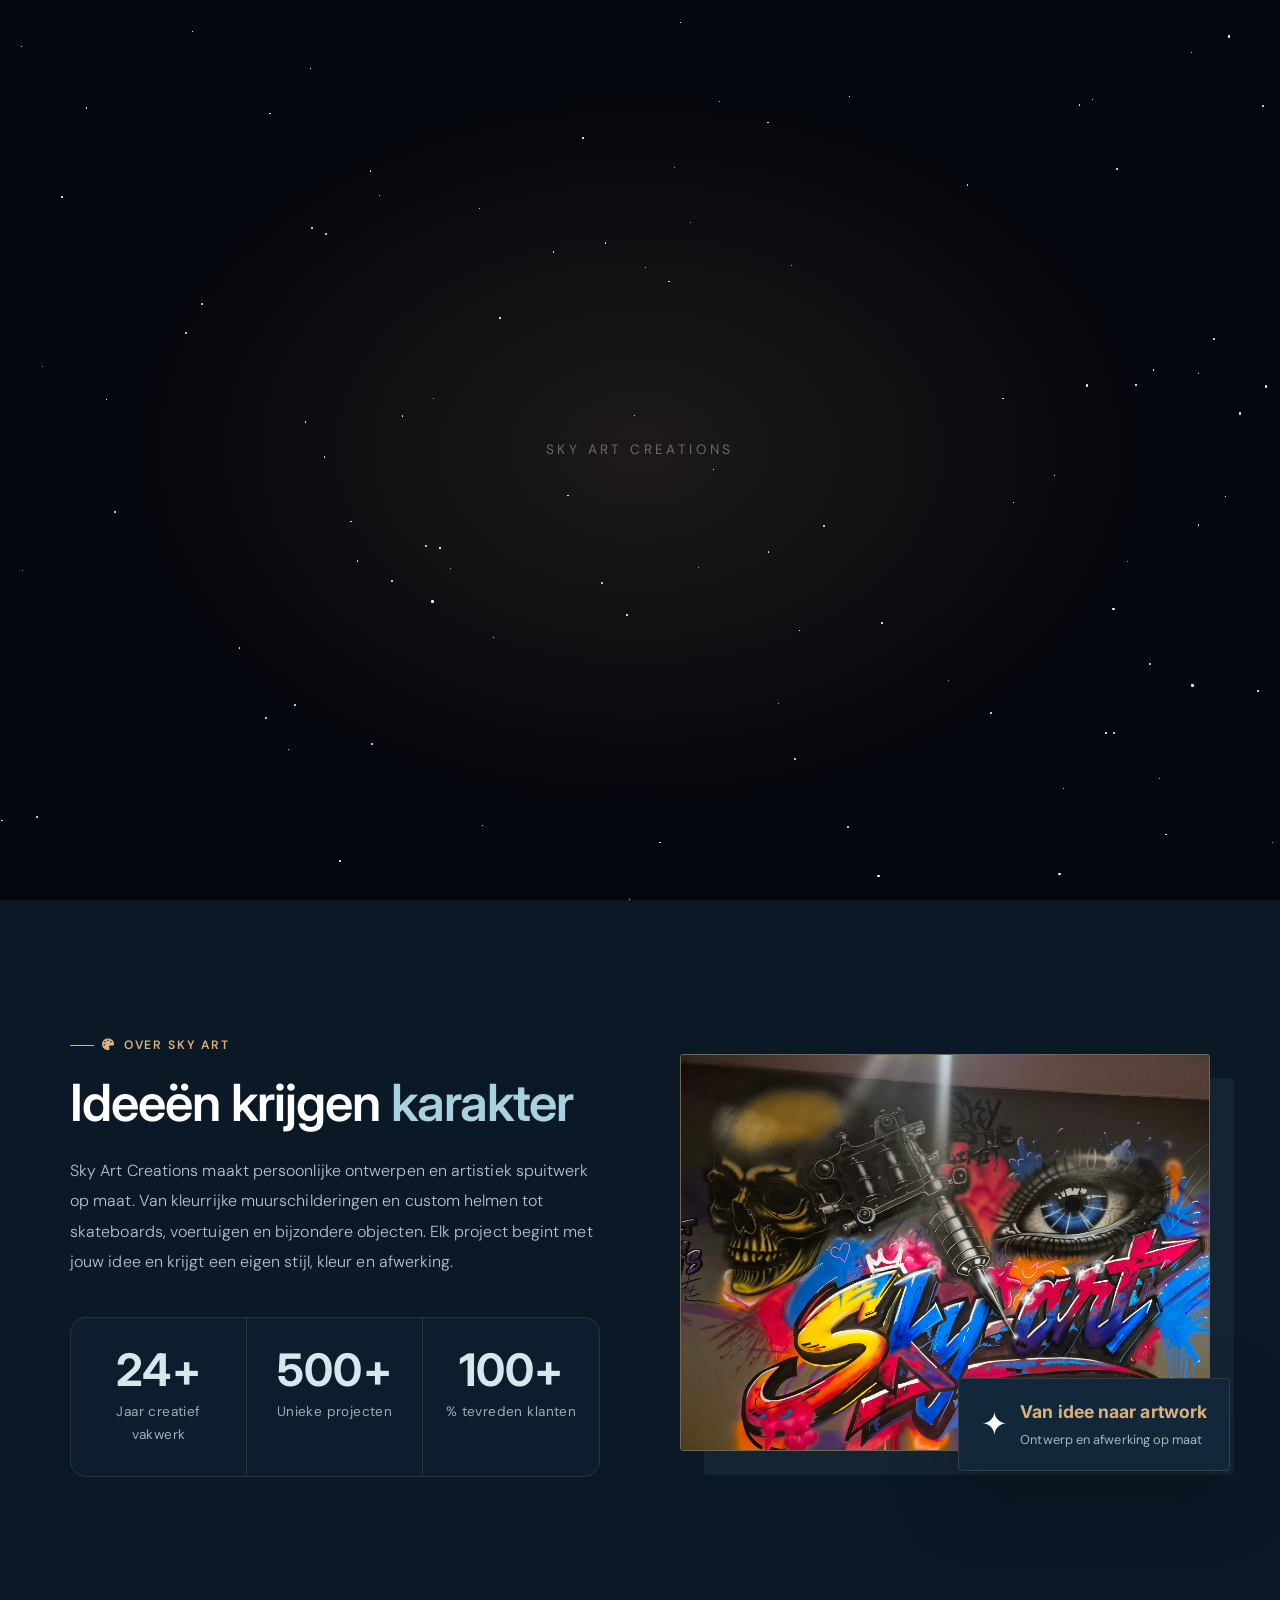
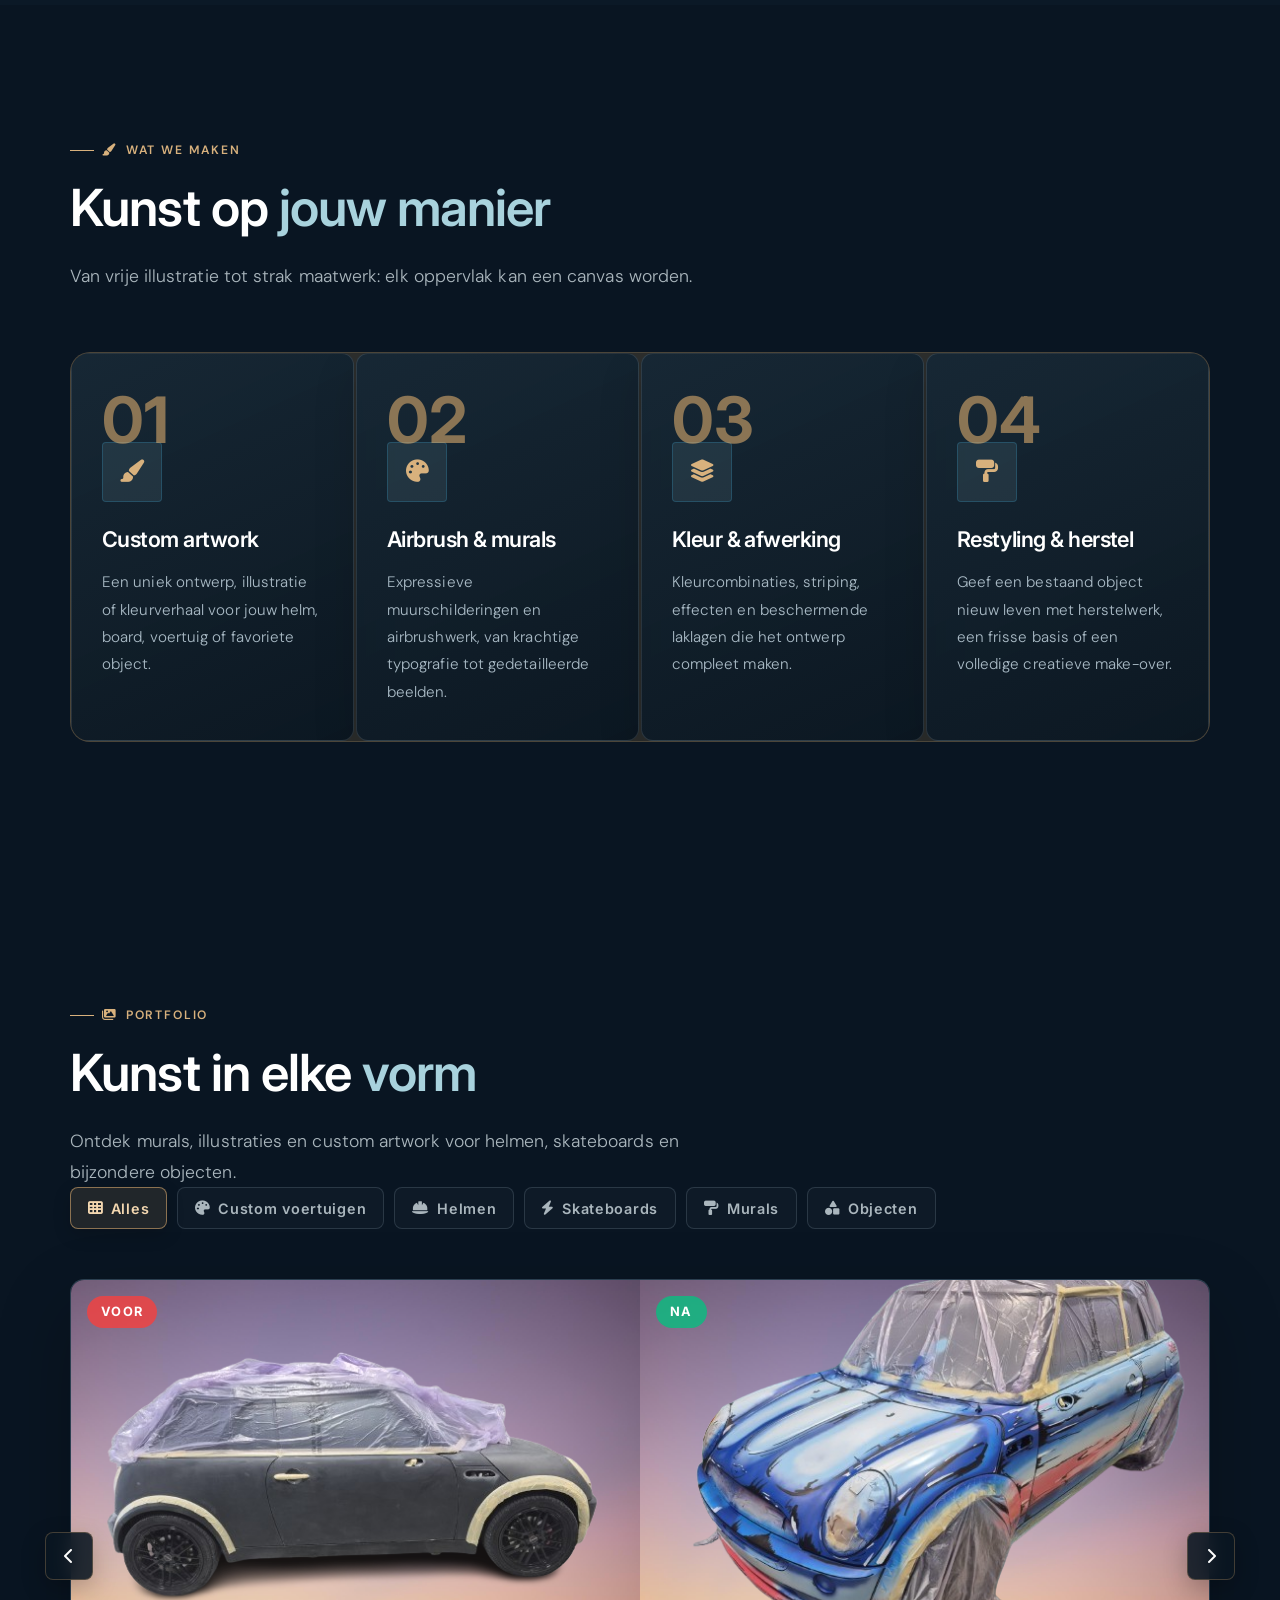
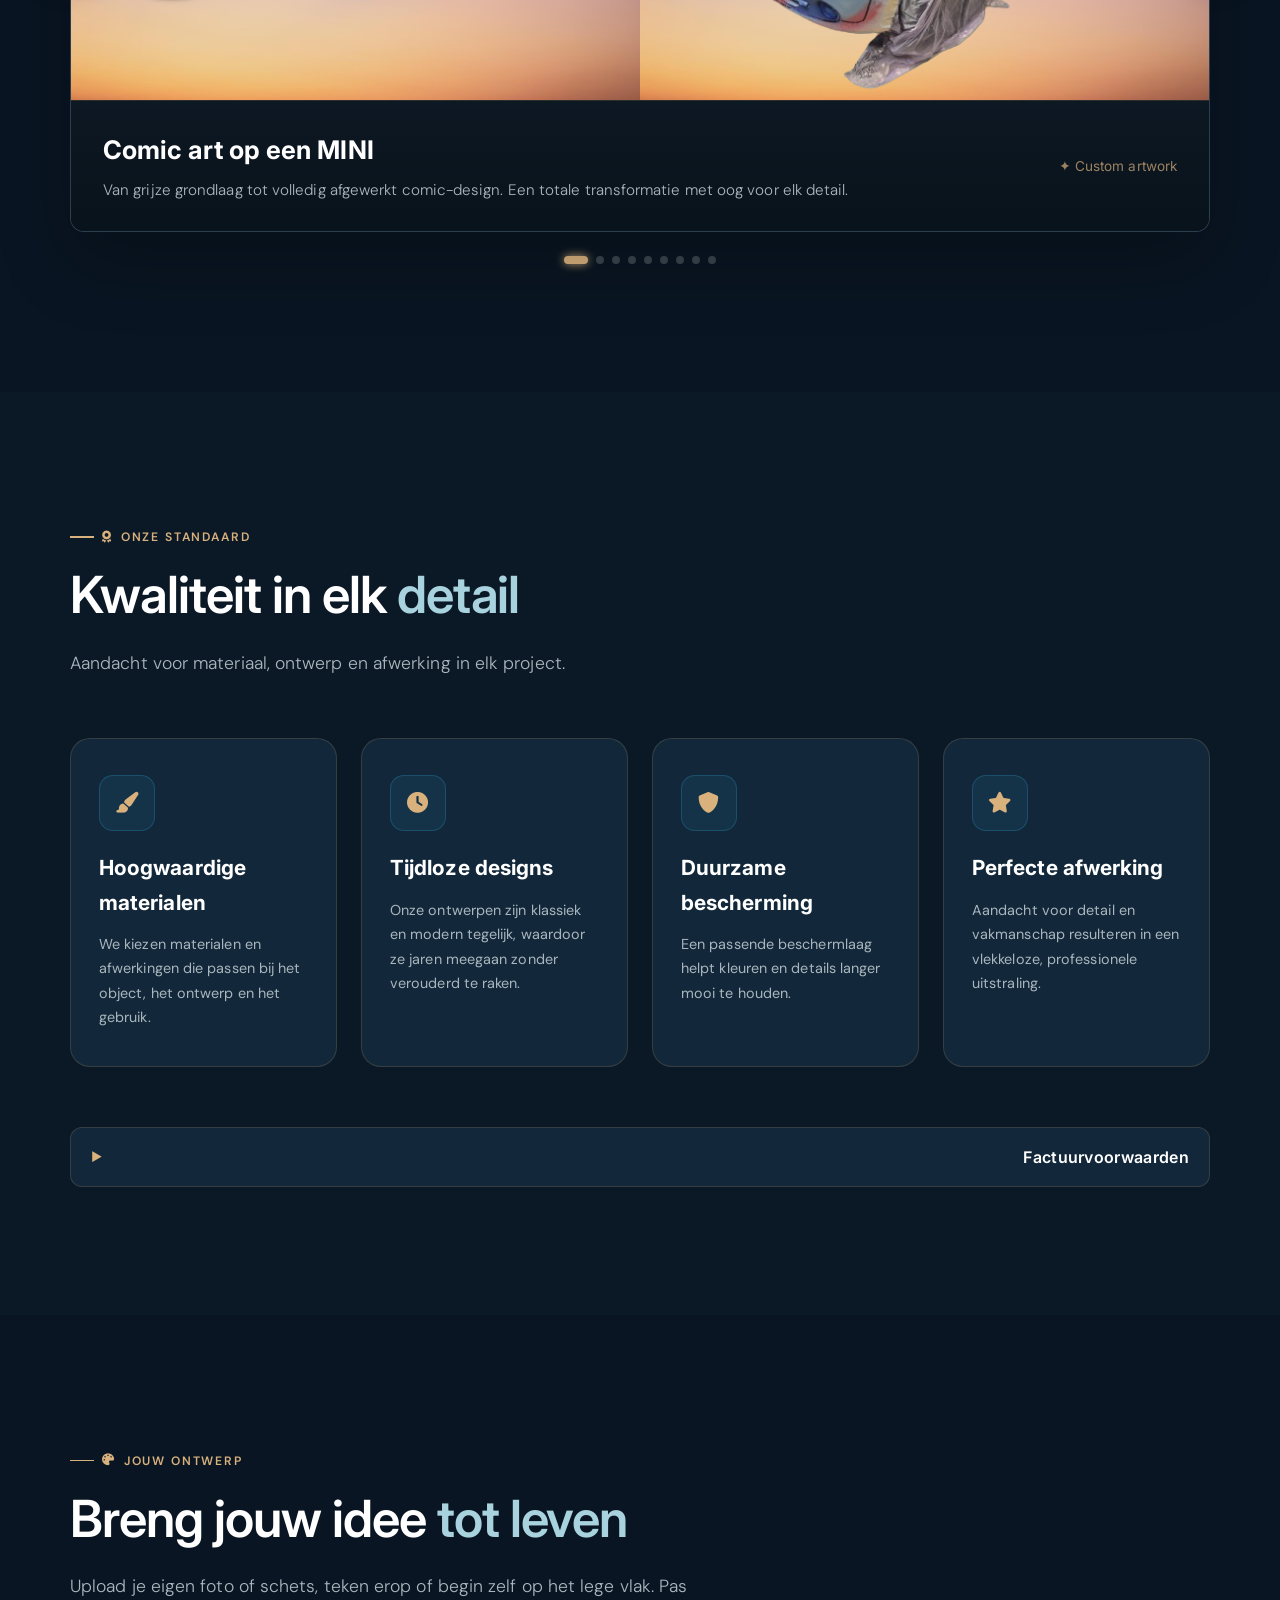
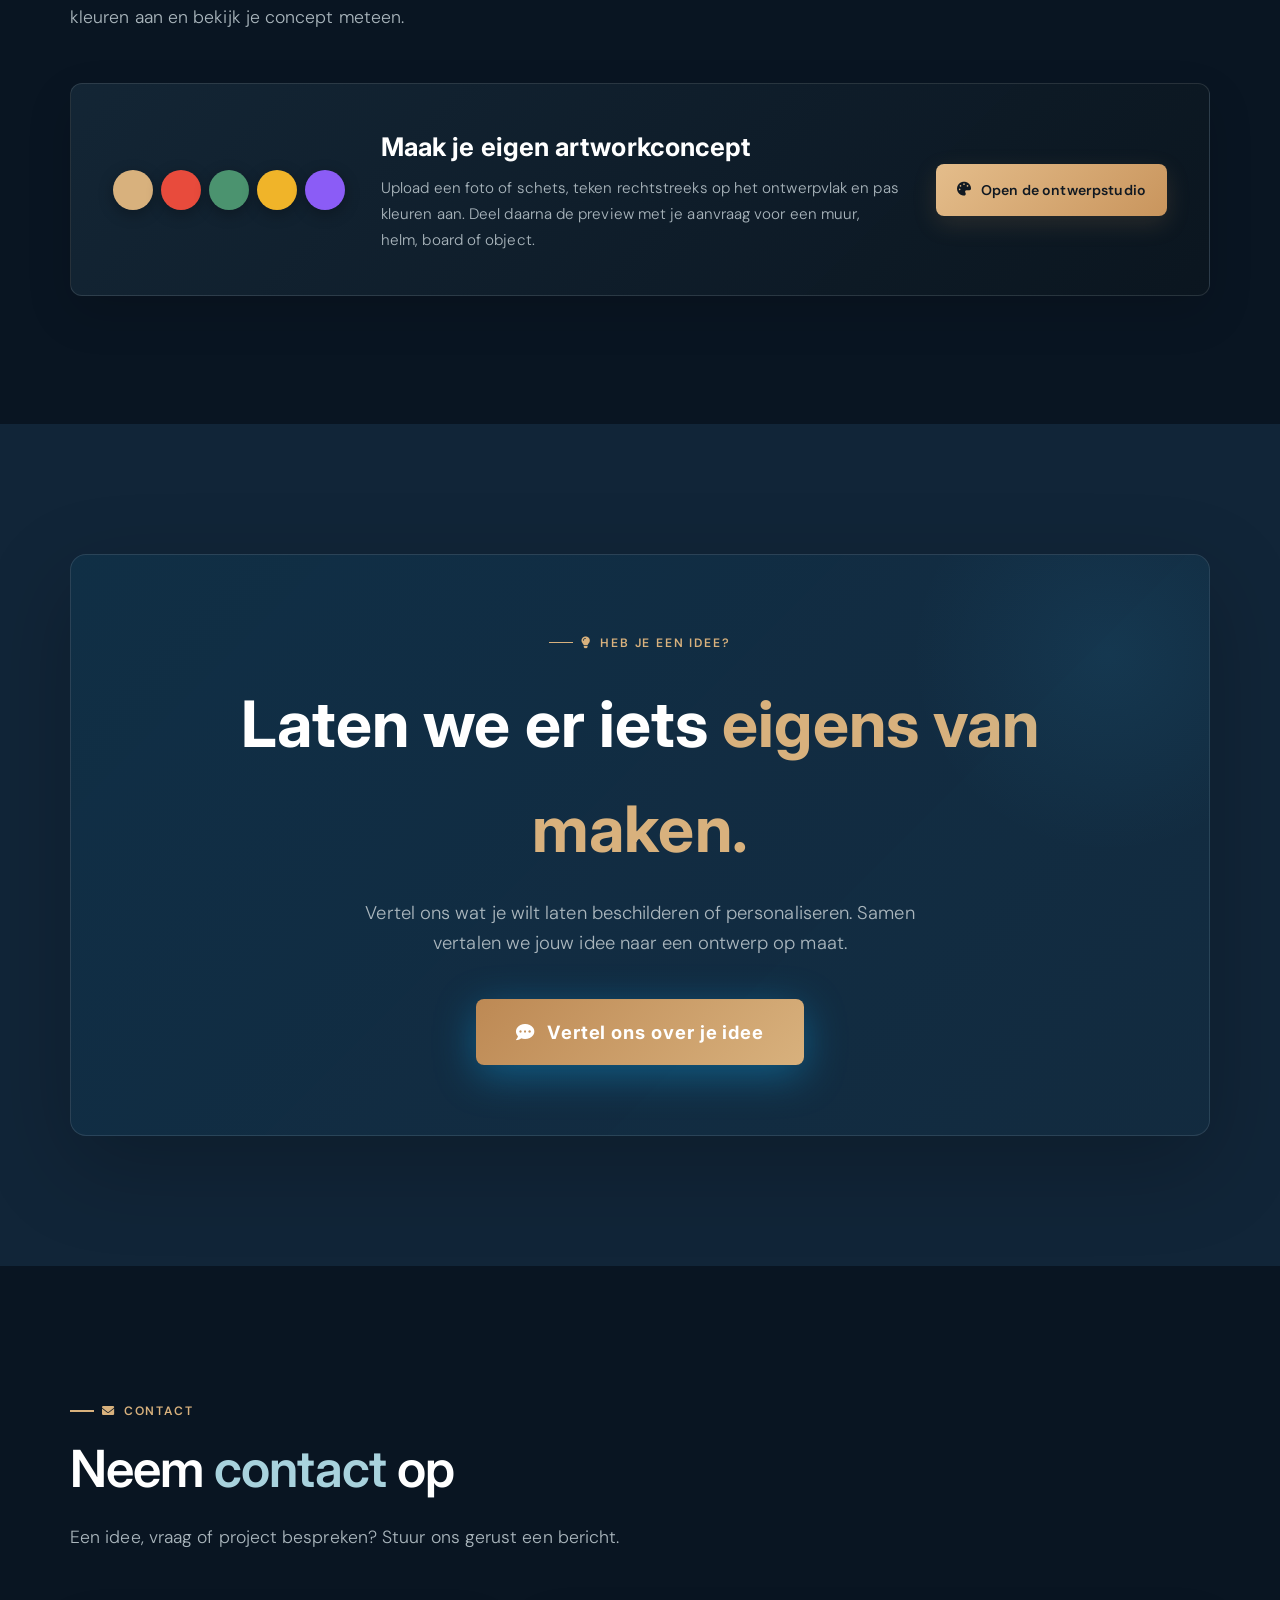
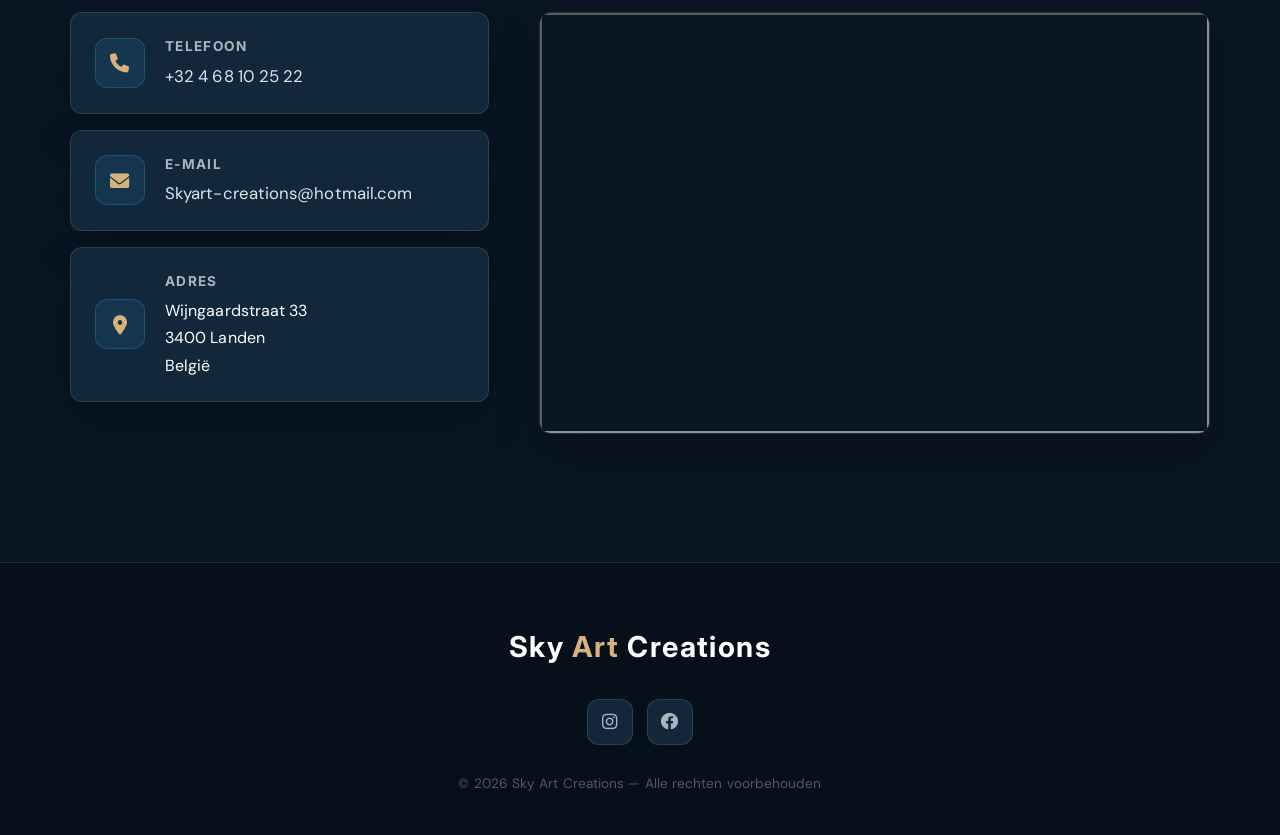
<file: index.html>
<!DOCTYPE html>
<html lang="nl">
<head>
  <meta charset="UTF-8">
  <meta name="viewport" content="width=device-width, initial-scale=1.0">
  <title>Sky Art Creations — Custom art & airbrush</title>
  <meta name="description" content="Unieke custom art, airbrush, murals en spuitwerk op maat. Van helmen en skateboards tot voertuigen, muren en bijzondere objecten.">
  <link href="https://fonts.googleapis.com/css2?family=Inter:wght@400;500;600;700&family=Rajdhani:wght@400;500;600;700&family=DM+Sans:ital,opsz,wght@0,9..40,300;0,9..40,400;0,9..40,500;1,9..40,300&display=swap" rel="stylesheet">
  <link rel="stylesheet" href="https://cdnjs.cloudflare.com/ajax/libs/font-awesome/6.0.0/css/all.min.css">
  <link rel="stylesheet" href="skyArt.css">
  <link rel="icon" type="image/png" href="Assets/Foto's/Logo.png">
</head>
<body>
  <!-- Laadscherm -->
<div id="loadScreen">
  <div class="ls-bg"></div>
  <div class="ls-grid"></div>
  <div class="ls-stars" id="lsStars"></div>
  <div class="ls-art-mark-wrap" id="lsArtMark" aria-hidden="true">
    <div class="ls-trail"></div>
    <div class="ls-art-mark">✦</div>
    
  </div>
  <div class="ls-center">
    <div class="ls-tagline">Sky Art Creations</div>
  </div>
</div>
<!-- Cookie Banner -->
<div id="cookieBanner">
  <div class="cookie-content">
    <div class="cookie-icon">🍪</div>
    <div class="cookie-text">
      <strong>Deze website gebruikt cookies</strong>
      <p>Cookies helpen deze website goed te laten werken en uw voorkeuren te onthouden.</p>
    </div>
    <div class="cookie-buttons">
      <button id="cookieAccept" class="cookie-btn accept">Accepteren</button>
      <button id="cookieDecline" class="cookie-btn decline">Weigeren</button>
    </div>
  </div>
</div>
  

<!-- ============================
     NAVIGATION
============================= -->
<nav class="site-nav" id="siteNav">
  <a href="#hero" class="nav-logo">Sky <span>Art</span></a>

  <ul class="nav-tabs" id="navTabs">
    <li><a href="#about"   class="nav-tab-link"><i class="fas fa-info-circle"></i> Over ons</a></li>
    <li><a href="#services" class="nav-tab-link"><i class="fas fa-cogs"></i> Diensten</a></li>
    <li><a href="#gallery" class="nav-tab-link"><i class="fas fa-images"></i> Galerij</a></li>
    <li><a href="#color-tool" class="nav-tab-link"><i class="fas fa-palette"></i> Ontwerpstudio</a></li>
    <li><a href="#contact" class="nav-tab-link nav-cta"><i class="fas fa-comment-dots"></i> Contact</a></li>
  </ul>

  <button class="nav-hamburger" id="hamburger" aria-label="Menu">
    <span></span><span></span><span></span>
  </button>
</nav>

<!-- ============================
     HERO
============================= -->
<section id="hero" class="hero-section">
  <div class="hero-background art-hero-background"></div>
  <div class="hero-overlay"></div>
  <div class="hero-grid"></div>

  <div class="hero-particles" id="heroParticles"></div>

  <div class="hero-content">
    <div class="hero-badge">
      <i class="fas fa-certificate"></i>
      <span>Custom art · airbrush · spuitwerk</span>
    </div>
    <h1 class="hero-title">
      Sky Art
      <span class="line-sky">Creations</span>
    </h1>
    <p class="hero-subtitle">
      Van eerste schets tot laatste laklaag: unieke ontwerpen op muren, helmen, skateboards, voertuigen en objecten.
    </p>
    <div class="hero-buttons">
      <button class="btn-primary" onclick="scrollToContact()">
        <i class="fas fa-comment-dots"></i> Bespreek je idee
      </button>
      <a href="#gallery" class="btn-outline">
        <i class="fas fa-images"></i> Ontdek het werk
      </a>
    </div>
  </div>

  <div class="scroll-indicator">
    <div class="scroll-mouse"><div class="scroll-wheel"></div></div>
    <span>Scroll</span>
  </div>
</section>

<!-- ============================
     ABOUT
============================= -->
<section id="about" class="about-section">
  <div class="container">
    <div class="about-layout">
      <div>
        <p class="section-tag"><i class="fas fa-palette"></i> Over Sky Art</p>
        <h2 class="section-title fade-in">Ideeën krijgen <span class="accent">karakter</span></h2>
        <p class="about-text fade-in">
          Sky Art Creations maakt persoonlijke ontwerpen en artistiek spuitwerk op maat. Van kleurrijke muurschilderingen en custom helmen tot skateboards, voertuigen en bijzondere objecten. Elk project begint met jouw idee en krijgt een eigen stijl, kleur en afwerking.
        </p>
        <div class="stats-grid fade-in">
          <div class="stat-item">
            <div class="stat-number" data-target="24">0</div>
            <p class="stat-label">Jaar creatief vakwerk</p>
          </div>
          <div class="stat-item">
            <div class="stat-number" data-target="500">0</div>
            <p class="stat-label">Unieke projecten</p>
          </div>
          <div class="stat-item">
            <div class="stat-number" data-target="100">0</div>
            <p class="stat-label">% tevreden klanten</p>
          </div>
        </div>
      </div>

      <div class="about-visual fade-in">
        <div class="about-image-frame">
          <img src="Assets/Foto's/Muurschildering-Urban-graffiti.jpeg" alt="Kleurrijke handgeschilderde mural van Sky Art Creations" style="width:100%;height:100%;object-fit:cover;">
        </div>
        <div class="about-cert">
          <div class="about-cert-icon">✦</div>
          <div class="about-cert-text">
            <strong>Van idee naar artwork</strong>
            <span>Ontwerp en afwerking op maat</span>
          </div>
        </div>
      </div>
    </div>
  </div>
</section>

<!-- ============================
     SERVICES
============================= -->
<section id="services" class="services-section">
  <div class="container">
    <p class="section-tag fade-in"><i class="fas fa-paint-brush"></i> Wat we maken</p>
    <h2 class="section-title fade-in">Kunst op <span class="accent">jouw manier</span></h2>
    <p class="section-subtitle fade-in">Van vrije illustratie tot strak maatwerk: elk oppervlak kan een canvas worden.</p>

    <div class="services-grid fade-in">
      <div class="service-card">
        <div class="service-num">01</div>
        <div class="service-icon"><i class="fas fa-paint-brush"></i></div>
        <h3 class="service-title">Custom artwork</h3>
        <p class="service-description">Een uniek ontwerp, illustratie of kleurverhaal voor jouw helm, board, voertuig of favoriete object.</p>
      </div>
      <div class="service-card">
        <div class="service-num">02</div>
        <div class="service-icon"><i class="fas fa-palette"></i></div>
        <h3 class="service-title">Airbrush & murals</h3>
        <p class="service-description">Expressieve muurschilderingen en airbrushwerk, van krachtige typografie tot gedetailleerde beelden.</p>
      </div>
      <div class="service-card">
        <div class="service-num">03</div>
        <div class="service-icon"><i class="fas fa-layer-group"></i></div>
        <h3 class="service-title">Kleur & afwerking</h3>
        <p class="service-description">Kleurcombinaties, striping, effecten en beschermende laklagen die het ontwerp compleet maken.</p>
      </div>
      <div class="service-card">
        <div class="service-num">04</div>
        <div class="service-icon"><i class="fas fa-paint-roller"></i></div>
        <h3 class="service-title">Restyling & herstel</h3>
        <p class="service-description">Geef een bestaand object nieuw leven met herstelwerk, een frisse basis of een volledige creatieve make-over.</p>
      </div>
    </div>
  </div>
</section>

<!-- ============================
     GALLERY
============================= -->
<section id="gallery" class="gallery-section">
  <div class="container">
    <p class="section-tag fade-in"><i class="fas fa-images"></i> Portfolio</p>
    <h2 class="section-title fade-in">Kunst in elke <span class="accent">vorm</span></h2>
    <p class="section-subtitle fade-in">Ontdek murals, illustraties en custom artwork voor helmen, skateboards en bijzondere objecten.</p>

    <!-- Category tabs -->
    <div class="gallery-tabs fade-in" id="galleryTabsContainer">
      <button class="gallery-tab-btn active" data-category="all"><i class="fas fa-th"></i> Alles</button>
      <button class="gallery-tab-btn" data-category="voertuigkunst"><i class="fas fa-palette"></i> Custom voertuigen</button>
      <button class="gallery-tab-btn" data-category="helmen"><i class="fas fa-hard-hat"></i> Helmen</button>
      <button class="gallery-tab-btn" data-category="skateboards"><i class="fas fa-bolt"></i> Skateboards</button>
      <button class="gallery-tab-btn" data-category="murals"><i class="fas fa-paint-roller"></i> Murals</button>
      <button class="gallery-tab-btn" data-category="objecten"><i class="fas fa-shapes"></i> Objecten</button>
      
    </div>

    <div class="gallery-slider fade-in">
      <div class="gallery-container" id="galleryContainer">

<!-- MINI Cooper - voor/na -->
<div class="gallery-slide" data-category="voertuigkunst">
  <div class="comparison-grid">
    <div class="comparison-item">
      <img src="Assets/Foto's/MiniVoor1.png" alt="MINI Cooper voor" class="comparison-image">
      <div class="comparison-label before">VOOR</div>
    </div>
    <div class="comparison-item">
      <img src="Assets/Foto's/MiniNa1.png" alt="MINI Cooper na" class="comparison-image">
      <div class="comparison-label after">NA</div>
    </div>
  </div>
  <div class="slide-info">
    <div>
        <h3 class="slide-title">Comic art op een MINI</h3>
      <p class="slide-description">Van grijze grondlaag tot volledig afgewerkt comic-design. Een totale transformatie met oog voor elk detail.</p>
    </div>
    <span style="color:var(--c-orange);font-family:var(--font-display);font-size:0.85rem;white-space:nowrap;opacity:0.7">✦ Custom artwork</span>
  </div>
</div>

<!-- MINI Cooper - detailwerk -->
<div class="gallery-slide" data-category="voertuigkunst">
  <div class="comparison-grid">
    <div class="comparison-item">
      <img src="Assets/Foto's/MiniDetail1.png" alt="MINI Cooper zijdeur detail" class="comparison-image">
    </div>
    <div class="comparison-item">
      <img src="Assets/Foto's/MiniDetail2.png" alt="MINI Cooper achteraanzicht" class="comparison-image">
    </div>
  </div>
  <div class="slide-info">
    <div>
      <h3 class="slide-title">Handgeschilderde details</h3>
      <p class="slide-description">Zwarte contourlijnen over een blauwe verlooplaag — vakmanschap en creativiteit gecombineerd in één uniek eindresultaat.</p>
    </div>
    <span style="color:var(--c-orange);font-family:var(--font-display);font-size:0.85rem;white-space:nowrap;opacity:0.7">✦ Custom artwork</span>
  </div>
</div>


<!-- Nieuwe projecten uit de WhatsApp-fotoreeks -->
<div class="gallery-slide" data-category="helmen">
  <div class="comparison-grid">
    <div class="comparison-item"><img src="Assets/Foto's/Helm-Phillips-Racing-design.jpeg" alt="Blauwe custom racehelm met sponsorgraphics" class="comparison-image"></div>
    <div class="comparison-item"><img src="Assets/Foto's/Helm-Elf-Michelin-customdesign.jpeg" alt="Rood-blauwe racehelm met handgeschilderde sponsorgraphics" class="comparison-image"></div>
  </div>
  <div class="slide-info"><div><h3 class="slide-title">Custom racehelmen</h3><p class="slide-description">Persoonlijke racegraphics met diepe blauwtinten, roodaccenten en sponsorbelettering.</p></div><span class="gallery-project-tag">Helmen</span></div>
</div>

<div class="gallery-slide" data-category="skateboards">
  <div class="comparison-grid">
    <div class="comparison-item"><img src="Assets/Foto's/Skateboards-Green-graffiti-collection.jpeg" alt="Set skateboards met groen graffiti- en airbrushdesign" class="comparison-image"></div>
    <div class="comparison-item"><img src="Assets/Foto's/Skateboard-Koningin-bij.jpeg" alt="Custom skateboard met illustratie en airbrushdetails" class="comparison-image"></div>
  </div>
  <div class="slide-info"><div><h3 class="slide-title">Skateboard art</h3><p class="slide-description">Van expressieve graffiti en airbrush tot een gedetailleerde illustratie op een custom deck.</p></div><span class="gallery-project-tag">Skateboards</span></div>
</div>

<div class="gallery-slide" data-category="skateboards">
  <div class="comparison-grid">
    <div class="comparison-item"><img src="Assets/Foto's/Skateboard-Orange-custom-trucks.jpeg" alt="Skateboard trucks met rood-oranje custom spuitwerk" class="comparison-image"></div>
    <div class="comparison-item"><img src="Assets/Foto's/Skateboard-Koningin-bij.jpeg" alt="Blauw skateboard met gouden bij- en kroonillustratie" class="comparison-image"></div>
  </div>
  <div class="slide-info"><div><h3 class="slide-title">Custom details op decks en trucks</h3><p class="slide-description">Kleur, illustratie en detailwerk maken van elk onderdeel een eigen ontwerp.</p></div><span class="gallery-project-tag">Skateboards</span></div>
</div>

<div class="gallery-slide" data-category="murals">
  <div class="comparison-grid">
    <div class="comparison-item"><img src="Assets/Foto's/Muurschildering-Urban-graffiti.jpeg" alt="Kleurrijke urban graffiti-muurschildering" class="comparison-image"></div>
    <div class="comparison-item"><img src="Assets/Foto's/Muurschildering-Green-skull.jpeg" alt="Groene fantasy-schedel als muurschildering" class="comparison-image"></div>
  </div>
  <div class="slide-info"><div><h3 class="slide-title">Muurschilderingen op maat</h3><p class="slide-description">Grootse beelden met airbrush, kleurverloop en verfijnde details — rechtstreeks op de wand.</p></div><span class="gallery-project-tag">Wall art</span></div>
</div>

<div class="gallery-slide" data-category="murals">
  <div class="comparison-grid">
    <div class="comparison-item"><img src="Assets/Foto's/Muurschildering-Red-lips.jpeg" alt="Rode lippen als opvallende mural" class="comparison-image"></div>
    <div class="comparison-item"><img src="Assets/Foto's/Muurschildering-Green-skull.jpeg" alt="Groene fantasy-schedel als muurschildering" class="comparison-image"></div>
  </div>
  <div class="slide-info"><div><h3 class="slide-title">Airbrush & fantasy art</h3><p class="slide-description">Van krachtige pop-art tot gedetailleerde fantasybeelden, volledig op maat uitgewerkt.</p></div><span class="gallery-project-tag">Wall art</span></div>
</div>

<div class="gallery-slide" data-category="objecten">
  <div class="comparison-grid">
    <div class="comparison-item"><img src="Assets/Foto's/Machine1.jpg" alt="Object voor de artistieke restyling" class="comparison-image"><div class="comparison-label before">VOOR</div></div>
    <div class="comparison-item"><img src="Assets/Foto's/machine2.jpg" alt="Object na de artistieke restyling" class="comparison-image"><div class="comparison-label after">NA</div></div>
  </div>
  <div class="slide-info"><div><h3 class="slide-title">Alledaags object, eigen karakter</h3><p class="slide-description">Een functioneel object krijgt een opvallende nieuwe uitstraling met kleur, voorbereiding en een strakke lakafwerking.</p></div><span class="gallery-project-tag">Objectkunst</span></div>
</div>

<div class="gallery-slide" data-category="voertuigkunst">
  <div class="comparison-grid">
    <div class="comparison-item"><img src="Assets/Foto's/VliegtuigVoorGallerij1.png" alt="Sportvliegtuig met custom artwork" class="comparison-image"></div>
    <div class="comparison-item"><img src="Assets/Foto's/VliegtuigVoorGallerij2.jpg" alt="Detail van custom kunstwerk op een sportvliegtuig" class="comparison-image"></div>
  </div>
  <div class="slide-info"><div><h3 class="slide-title">Custom artwork op een sportvliegtuig</h3><p class="slide-description">Een persoonlijk kleur- en illustratieontwerp op een vliegtuig, als één van de vele mogelijke dragers voor custom art.</p></div><span class="gallery-project-tag">Custom voertuig</span></div>
</div>

      </div>

      <button class="gallery-nav prev" onclick="previousSlide()"><i class="fas fa-chevron-left"></i></button>
      <button class="gallery-nav next" onclick="nextSlide()"><i class="fas fa-chevron-right"></i></button>
    </div>

    <div class="gallery-indicators" id="galleryIndicators"></div>
  </div>
</section>

<!-- ============================
     STANDARDS / COMPARISON
============================= -->
<section id="comparison" class="comparison-section">
  <div class="container">
    <p class="section-tag fade-in"><i class="fas fa-award"></i> Onze standaard</p>
    <h2 class="section-title fade-in">Kwaliteit in elk <span class="accent">detail</span></h2>
    <p class="section-subtitle fade-in">Aandacht voor materiaal, ontwerp en afwerking in elk project.</p>

    <div class="comparison-grid-layout fade-in">
      <div class="comparison-item-detailed">
        <div class="comparison-icon"><i class="fas fa-paint-brush"></i></div>
        <h3>Hoogwaardige materialen</h3>
        <p>We kiezen materialen en afwerkingen die passen bij het object, het ontwerp en het gebruik.</p>
      </div>
      <div class="comparison-item-detailed">
        <div class="comparison-icon"><i class="fas fa-clock"></i></div>
        <h3>Tijdloze designs</h3>
        <p>Onze ontwerpen zijn klassiek en modern tegelijk, waardoor ze jaren meegaan zonder verouderd te raken.</p>
      </div>
      <div class="comparison-item-detailed">
        <div class="comparison-icon"><i class="fas fa-shield-alt"></i></div>
        <h3>Duurzame bescherming</h3>
        <p>Een passende beschermlaag helpt kleuren en details langer mooi te houden.</p>
      </div>
      <div class="comparison-item-detailed">
        <div class="comparison-icon"><i class="fas fa-star"></i></div>
        <h3>Perfecte afwerking</h3>
        <p>Aandacht voor detail en vakmanschap resulteren in een vlekkeloze, professionele uitstraling.</p>
      </div>
    </div>

    <!-- Factuurvoorwaarden -->
    <div class="selected-comparison">
      <div class="terms">
        <details class="term">
          <summary>Factuurvoorwaarden</summary>
          <div class="term-body">
            <div class="terms" style="margin-top:16px;">
              <details class="term">
                <summary>Betalingstermijn</summary>
                <div class="term-body"><p>Betalingstermijn: 14 dagen na factuurdatum, tenzij anders overeengekomen.</p></div>
              </details>
              <details class="term">
                <summary>Laattijdige betaling</summary>
                <div class="term-body"><p>Bij laattijdige betaling wordt een administratieve kost van €30 aangerekend.</p></div>
              </details>
              <details class="term">
                <summary>Annulatie ≤ 14 dagen</summary>
                <div class="term-body"><p>Annulatie tot 14 dagen voor aanvang is kosteloos.</p></div>
              </details>
              <details class="term">
                <summary>Klachten</summary>
                <div class="term-body"><p>Klachten over facturen of uitgevoerde werken dienen schriftelijk gemeld te worden binnen 7 dagen na factuurdatum.</p></div>
              </details>
              <details class="term">
                <summary>Annulatie &lt; 48 uur</summary>
                <div class="term-body"><p>Bij annulatie minder dan 48 uur voor de afgesproken werken wordt 50% van het offertebedrag aangerekend.</p></div>
              </details>
              <details class="term">
                <summary>Annulatie 14–2 dagen</summary>
                <div class="term-body"><p>Bij annulatie tussen 14 en 2 dagen op voorhand wordt 30% van het offertebedrag aangerekend.</p></div>
              </details>
            </div>
          </div>
        </details>
      </div>
    </div>
  </div>
</section>

<!-- ============================
     COLOR TOOL
============================= -->
<section id="color-tool" class="color-tool-section">
  <div class="container">
    <p class="section-tag fade-in"><i class="fas fa-palette"></i> Jouw ontwerp</p>
    <h2 class="section-title fade-in">Breng jouw idee <span class="accent">tot leven</span></h2>
    <p class="section-subtitle fade-in">Upload je eigen foto of schets, teken erop of begin zelf op het lege vlak. Pas kleuren aan en bekijk je concept meteen.</p>

    <div class="color-tool-cta fade-in">
      <div class="color-tool-preview">
        <div class="color-dot" style="background:#d8b17d"></div>
        <div class="color-dot" style="background:#e84b3c"></div>
        <div class="color-dot" style="background:#4b936f"></div>
        <div class="color-dot" style="background:#f0b429"></div>
        <div class="color-dot" style="background:#8b5cf6"></div>
      </div>
      <div class="color-tool-text">
        <h3>Maak je eigen artworkconcept</h3>
        <p>Upload een foto of schets, teken rechtstreeks op het ontwerpvlak en pas kleuren aan. Deel daarna de preview met je aanvraag voor een muur, helm, board of object.</p>
      </div>
      <a href="color-picker.html" class="btn-primary">
        <i class="fas fa-palette"></i> Open de ontwerpstudio
      </a>
    </div>
  </div>
</section>

<!-- ============================
     PROJECT REQUEST
============================= -->
<section id="project-request" class="project-request-section fade-in">
  <div class="container">
    <div class="request-wrapper">
      <p class="section-tag" style="justify-content:center;margin-bottom:20px"><i class="fas fa-lightbulb"></i> Heb je een idee?</p>
      <h2 class="request-title">Laten we er iets <span style="color:var(--c-sky)">eigens van maken.</span></h2>
      <p class="request-subtitle">Vertel ons wat je wilt laten beschilderen of personaliseren. Samen vertalen we jouw idee naar een ontwerp op maat.</p>
      <a href="https://docs.google.com/forms/d/e/1FAIpQLSciNqC7VuZM6MkcSLUs0uo4Q5Yd1hLB0YDERBXBOEue6KUDFw/viewform"
         target="_blank" class="request-btn">
        <i class="fas fa-comment-dots"></i> Vertel ons over je idee
      </a>
    </div>
  </div>
</section>

<!-- ============================
     CONTACT
============================= -->
<section id="contact" class="contact-section">
  <div class="container">
    <p class="section-tag fade-in"><i class="fas fa-envelope"></i> Contact</p>
    <h2 class="section-title fade-in">Neem <span class="accent">contact</span> op</h2>
    <p class="section-subtitle fade-in">Een idee, vraag of project bespreken? Stuur ons gerust een bericht.</p>

    <div class="contact-grid">
      <div class="contact-info">
        <div class="contact-card fade-in">
          <div class="contact-icon"><i class="fas fa-phone"></i></div>
          <div class="contact-details">
            <h3>Telefoon</h3>
            <a href="tel:+32468102522" class="contact-link">+32 4 68 10 25 22</a>
          </div>
        </div>
        <div class="contact-card fade-in">
          <div class="contact-icon"><i class="fas fa-envelope"></i></div>
          <div class="contact-details">
            <h3>E-mail</h3>
            <a href="mailto:Skyart-creations@hotmail.com" class="contact-link">Skyart-creations@hotmail.com</a>
          </div>
        </div>
        <div class="contact-card fade-in">
          <div class="contact-icon"><i class="fas fa-map-marker-alt"></i></div>
          <div class="contact-details">
            <h3>Adres</h3>
            <p class="contact-address">Wijngaardstraat 33<br>3400 Landen<br>België</p>
          </div>
        </div>
      </div>

      <div class="map-container fade-in">
        <iframe
          src="https://www.google.com/maps/embed?pb=!1m14!1m8!1m3!1d1611.7637947431938!2d5.028927683210983!3d50.76916352035897!3m2!1i1024!2i768!4f13.1!3m3!1m2!1s0x47c112e6176ec3db%3A0x984f21d4740df449!2sWijngaardstraat%2033%2C%203400%20Landen!5e0!3m2!1snl!2sbe!4v1753102003791!5m2!1snl!2sbe"
          allowfullscreen="" loading="lazy" referrerpolicy="no-referrer-when-downgrade">
        </iframe>
      </div>
    </div>
  </div>
</section>

<!-- ============================
     FOOTER
============================= -->
<footer class="footer">
  <div class="container">
    <div class="footer-content">
      <h3 class="footer-title">Sky <span>Art</span> Creations</h3>
      <div class="social-links">
        <a href="https://www.instagram.com/sky_art_creations/" target="_blank" rel="noopener" class="social-link">
          <i class="fab fa-instagram"></i>
        </a>
        <a href="https://www.facebook.com/profile.php?id=61576343524182" target="_blank" rel="noopener" class="social-link">
          <i class="fab fa-facebook"></i>
        </a>
      </div>
        
      <p class="copyright">© 2026 Sky Art Creations — Alle rechten voorbehouden</p>
    </div>
  </div>
</footer>

<!-- Image Modal -->
<div id="imageModal" class="modal" style="display:none;">
  <span class="close">&times;</span>
  <img class="modal-content" id="modalImg" alt="Vergroot beeld">
</div>

<script src="https://translate.google.com/translate_a/element.js?cb=googleTranslateElementInit"></script>
<script src="skyArt.js"></script>
<script src="Vergroten.js"></script>
</body>
</html>
</file>
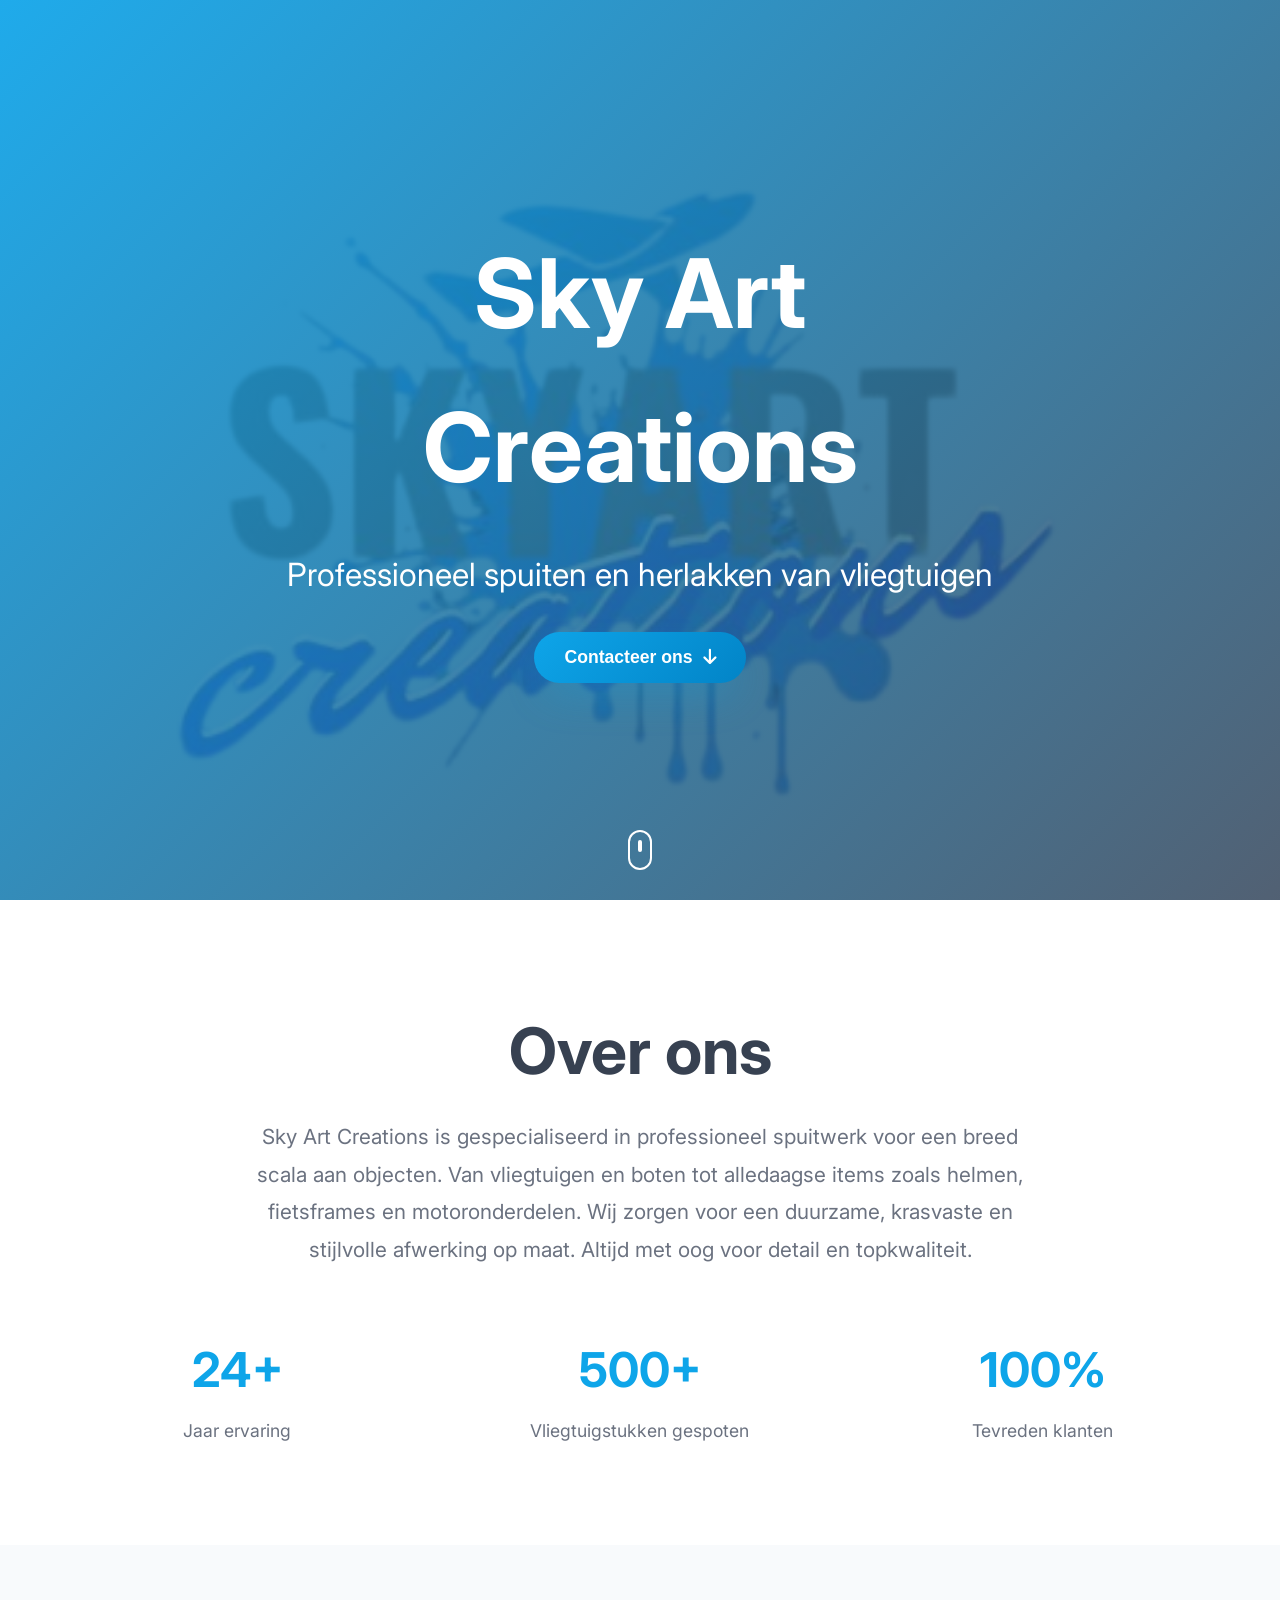
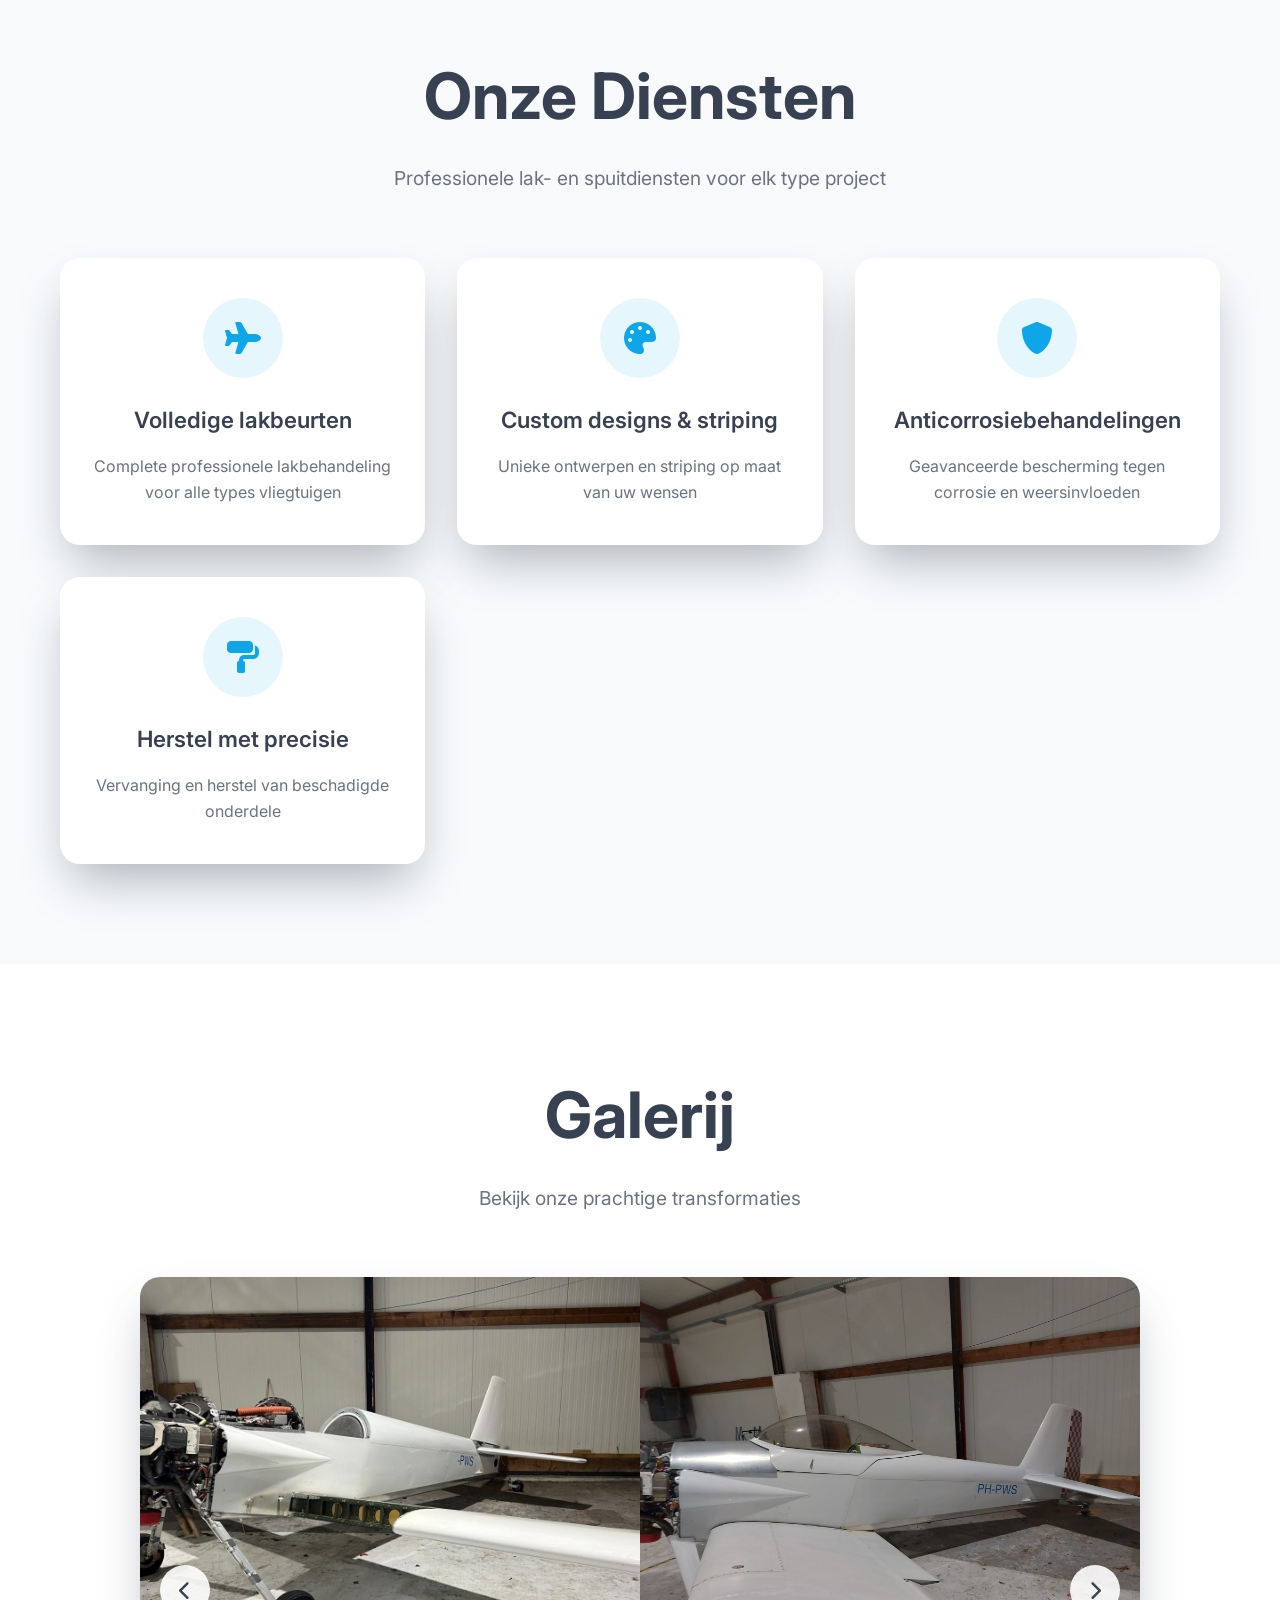
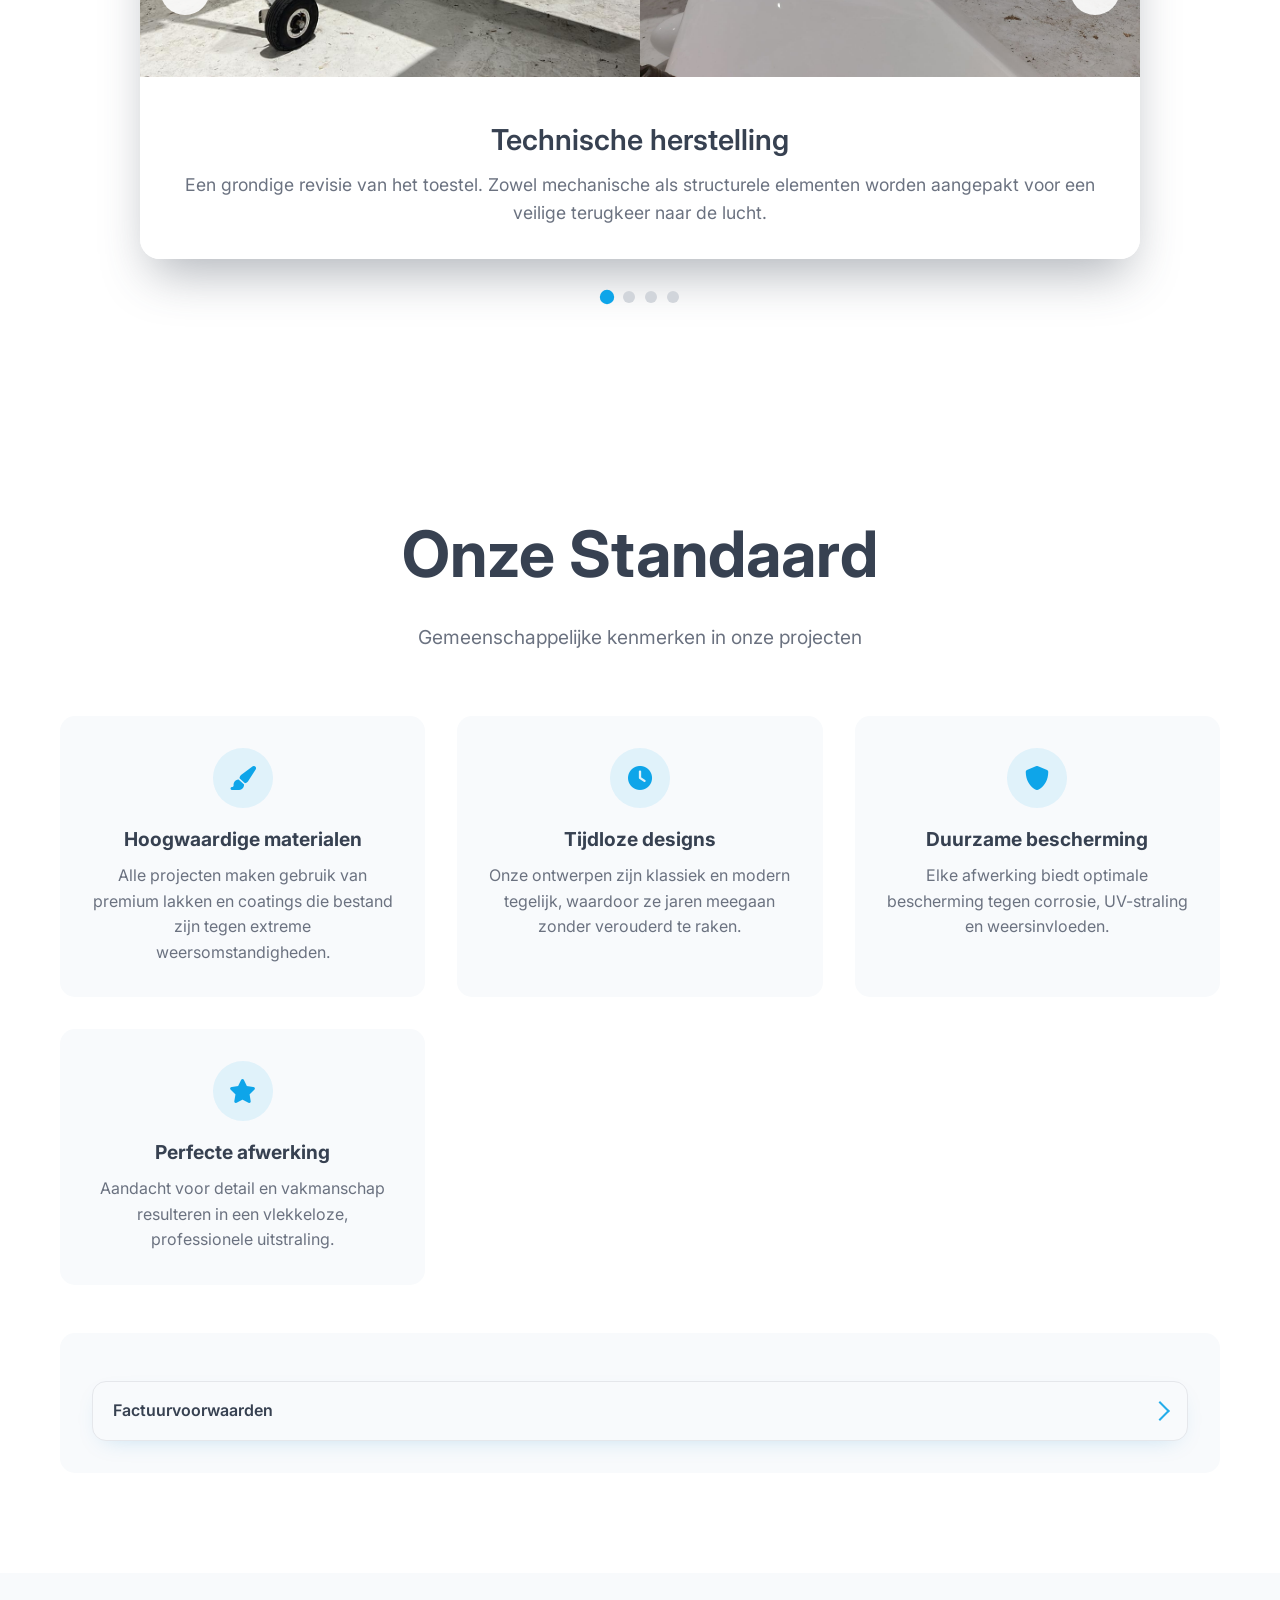
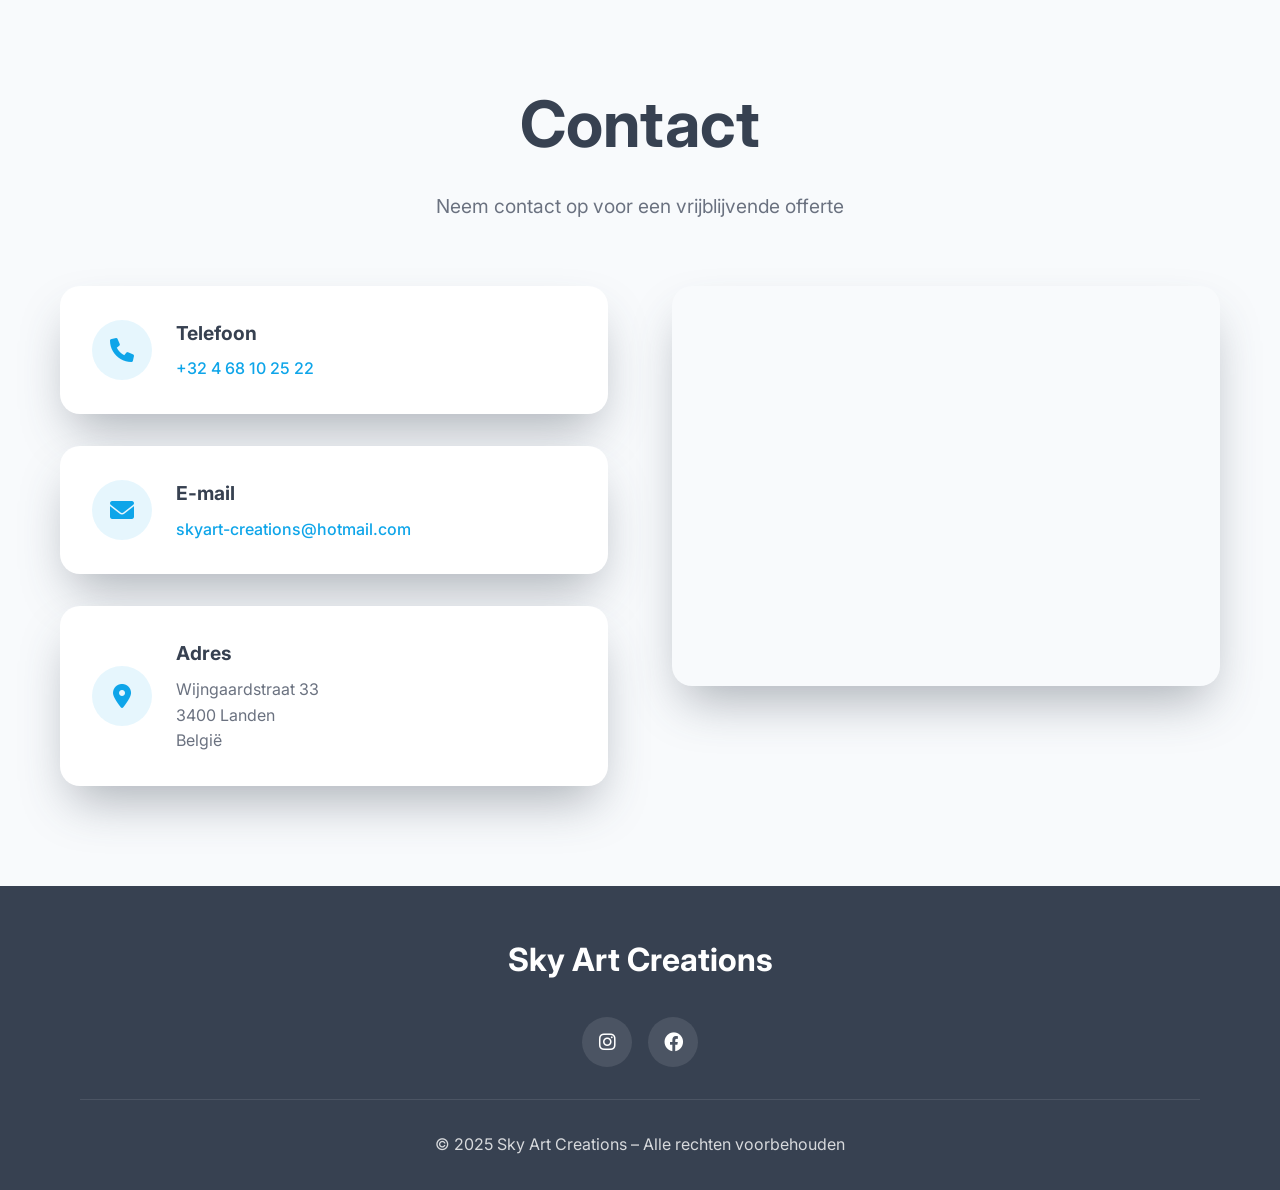
<file: SkyArtCreations/index.html>
<!DOCTYPE html>
<html lang="nl">
<head>

    <meta charset="UTF-8">
    <meta name="viewport" content="width=device-width, initial-scale=1.0">
    <title>Sky Art Creations - Professioneel Vliegtuig Spuiten
    </title>
    <meta name="description" content="Sky Art Creations - Specialist in professioneel spuiten en herlakken van vliegtuigen">

    <!-- Google Fonts -->
    <link href="https://fonts.googleapis.com/css2?family=Inter:wght@300;400;500;600;700&display=swap" rel="stylesheet">

    <!-- Font Awesome for icons -->
    <link rel="stylesheet" href="https://cdnjs.cloudflare.com/ajax/libs/font-awesome/6.0.0/css/all.min.css">

    <!--Custom CSS -->
    <link rel="stylesheet" href="skyArt.css">
</head>
<body>
<!-- Hero Section -->
<section id="hero" class="hero-section">
    <div class="hero-background"></div>
    <div class="hero-overlay"></div>
    <div class="hero-content">
        <h1 class="hero-title">Sky Art Creations</h1>
        <p class="hero-subtitle">Professioneel spuiten en herlakken van vliegtuigen</p>
        <button class="cta-button" onclick="scrollToContact()">
            Contacteer ons
            <i class="fas fa-arrow-down"></i>
        </button>
    </div>
    <div class="scroll-indicator">
        <div class="scroll-mouse">
            <div class="scroll-wheel"></div>
        </div>
    </div>
</section>

<!-- About Section -->
<section id="about" class="about-section">
    <div class="container">
        <h2 class="section-title fade-in">Over ons</h2>
        <p class="about-text fade-in">
            Sky Art Creations is gespecialiseerd in professioneel spuitwerk voor een breed scala aan objecten. Van vliegtuigen en boten tot alledaagse items zoals helmen, fietsframes en motoronderdelen. Wij zorgen voor een duurzame, krasvaste en stijlvolle afwerking op maat. Altijd met oog voor detail en topkwaliteit.

        </p>

        <div class="stats-grid">
            <div class="stat-item fade-in">
                <div class="stat-number">24+</div>
                <p class="stat-label">Jaar ervaring</p>
            </div>
            <div class="stat-item fade-in">
                <div class="stat-number">500+</div>
                <p class="stat-label">Vliegtuigstukken gespoten</p>
            </div>
            <div class="stat-item fade-in">
                <div class="stat-number">100%</div>
                <p class="stat-label">Tevreden klanten</p>
            </div>
        </div>
    </div>
</section>

<!-- Services Section -->
<section id="services" class="services-section">
    <div class="container">
        <div class="section-header">
            <h2 class="section-title fade-in">Onze Diensten</h2>
            <p class="section-subtitle fade-in">Professionele lak- en spuitdiensten voor elk type project</p>
        </div>

        <div class="services-grid">
            <div class="service-card fade-in">
                <div class="service-icon">
                    <i class="fas fa-plane"></i>
                </div>
                <h3 class="service-title">Volledige lakbeurten</h3>
                <p class="service-description">Complete professionele lakbehandeling voor alle types vliegtuigen</p>
            </div>

            <div class="service-card fade-in">
                <div class="service-icon">
                    <i class="fas fa-palette"></i>
                </div>
                <h3 class="service-title">Custom designs & striping</h3>
                <p class="service-description">Unieke ontwerpen en striping op maat van uw wensen</p>
            </div>

            <div class="service-card fade-in">
                <div class="service-icon">
                    <i class="fas fa-shield-alt"></i>
                </div>
                <h3 class="service-title">Anticorrosiebehandelingen</h3>
                <p class="service-description">Geavanceerde bescherming tegen corrosie en weersinvloeden</p>
            </div>

            <div class="service-card fade-in">
                <div class="service-icon">
                    <i class="fas fa-paint-roller"></i>
                </div>
                <h3 class="service-title">Herstel met precisie</h3>
                <p class="service-description">Vervanging en herstel van beschadigde onderdele</p>
            </div>
        </div>
    </div>
</section>

<!-- Gallery Section -->
<section id="gallery" class="gallery-section">
    <div class="container">
        <div class="section-header">
            <h2 class="section-title fade-in">Galerij</h2>
            <p class="section-subtitle fade-in">Bekijk onze prachtige transformaties</p>
        </div>

        <div class="gallery-slider">
            <div class="gallery-container" id="galleryContainer">
                <!-- Project 1 -->
                <div class="gallery-slide active">
                    <div class="comparison-grid">
                        <div class="comparison-item">
                            <img src="Assets/Foto's/Tussentijd1.jpg" alt="Voor - Commercieel vliegtuig" class="comparison-image">
                            <!-- <div class="comparison-label before">VOOR</div>---->
                        </div>
                        <div class="comparison-item">
                            <img src="Assets/Foto's/Tussentijd2.jpg" alt="Na - Commercieel vliegtuig" class="comparison-image">
                            <!-- <div class="comparison-label after">NA</div> --->
                        </div>
                    </div>
                    <div class="slide-info">
                        <h3 class="slide-title">Technische herstelling</h3>
                        <p class="slide-description">Een grondige revisie van het toestel. Zowel mechanische als structurele elementen worden aangepakt voor een veilige terugkeer naar de lucht.</p>
                    </div>
                </div>

                <!-- Project 2 -->
                <div class="gallery-slide">
                    <div class="comparison-grid">
                        <div class="comparison-item">
                            <img src="Assets/Foto's/VliegtuigVoorGallerij1.png" alt="Voor - Privéjet" class="comparison-image">
                            <!--<div class="comparison-label gewoon"></div>--->
                        </div>
                        <div class="comparison-item">
                            <img src="Assets/Foto's/VliegtuigVoorGallerij2.jpg" alt="Na - Privéjet" class="comparison-image">
                            <!-- <div class="comparison-label gewoon"></div> -->
                        </div>
                    </div>
                    <div class="slide-info">
                        <h3 class="slide-title">Experimenteel sportvliegtuig</h3>
                        <p class="slide-description">Deze opvallende laklaag in felle groentinten is afgewerkt met zwarte contourlijnen in cartoonstijl. Een unieke visuele stijl die speelsheid en vakmanschap combineert.</p>
                    </div>
                </div>

                <!-- Project 3 -->
                <div class="gallery-slide">
                    <div class="comparison-grid">
                        <div class="comparison-item">
                            <img src="Assets/Foto's/Fiets_art.png" alt="Voor - Klein vliegtuig" class="comparison-image">
                            <!-- <div class="comparison-label before"></div>--->
                        </div>
                        <div class="comparison-item">
                            <img src="Assets/Foto's/Muur_art.jpg" alt="Na - Klein vliegtuig" class="comparison-image">
                            <!--<div class="comparison-label after"></div> --->
                        </div>
                    </div>
                    <div class="slide-info">
                        <h3 class="slide-title">Creatieve restyling</h3>
                        <p class="slide-description">Ook alledaagse objecten zoals fietsen, muren, maskers, helmen, etc. worden unieke blikvangers met een originele en kleurrijke afwerking.</p>
                    </div>
                </div>

                <!-- Project 4 -->
                <div class="gallery-slide">
                    <div class="comparison-grid">
                        <div class="comparison-item">
                            <img src="Assets/Foto's/Helicopter1_art.png" alt="Voor - Helikopter" class="comparison-image">
                            <!--<div class="comparison-label before">VOOR</div> -->
                        </div>
                        <div class="comparison-item">
                            <img src="Assets/Foto's/Helicopter2_art.png" alt="Na - Helikopter" class="comparison-image">
                            <!--<div class="comparison-label after">NA</div>-->
                        </div>
                    </div>
                    <div class="slide-info">
                        <h3 class="slide-title">Helikopter restyling</h3>
                        <p class="slide-description">Strak lakwerk met creatieve accenten en oog voor detail.</p>
                    </div>
                </div>
            </div>

            

            

            <!-- Navigation -->
            <button class="gallery-nav prev" onclick="previousSlide()">
                <i class="fas fa-chevron-left"></i>
            </button>
            <button class="gallery-nav next" onclick="nextSlide()">
                <i class="fas fa-chevron-right"></i>
            </button>

            <!-- Indicators -->
            <div class="gallery-indicators">
                <button class="indicator active" onclick="goToSlide(0)"></button>
                <button class="indicator" onclick="goToSlide(1)"></button>
                <button class="indicator" onclick="goToSlide(2)"></button>
                <button class="indicator" onclick="goToSlide(3)"></button>
                
            </div>
        </div>
    </div>
</section>

<!-- Comparison Section -->
<section id="comparison" class="comparison-section">
    <div class="container">
        <div class="section-header">
            <h2 class="section-title fade-in">Onze Standaard</h2>
            <p class="section-subtitle fade-in">Gemeenschappelijke kenmerken in onze projecten</p>
        </div>

        <div class="comparison-content fade-in">
            <div class="comparison-grid-layout">
                <div class="comparison-item-detailed">
                    <div class="comparison-icon">
                        <i class="fas fa-paint-brush"></i>
                    </div>
                    <h3>Hoogwaardige materialen</h3>
                    <p>Alle projecten maken gebruik van premium lakken en coatings die bestand zijn tegen extreme weersomstandigheden.</p>
                </div>

                <div class="comparison-item-detailed">
                    <div class="comparison-icon">
                        <i class="fas fa-clock"></i>
                    </div>
                    <h3>Tijdloze designs</h3>
                    <p>Onze ontwerpen zijn klassiek en modern tegelijk, waardoor ze jaren meegaan zonder verouderd te raken.</p>
                </div>

                <div class="comparison-item-detailed">
                    <div class="comparison-icon">
                        <i class="fas fa-shield-alt"></i>
                    </div>
                    <h3>Duurzame bescherming</h3>
                    <p>Elke afwerking biedt optimale bescherming tegen corrosie, UV-straling en weersinvloeden.</p>
                </div>

                <div class="comparison-item-detailed">
                    <div class="comparison-icon">
                        <i class="fas fa-star"></i>
                    </div>
                    <h3>Perfecte afwerking</h3>
                    <p>Aandacht voor detail en vakmanschap resulteren in een vlekkeloze, professionele uitstraling.</p>
                </div>
            </div>

            <!-- Selected Projects Comparison -->
  <div class="selected-comparison">
    
   <div class="terms">
    <details class="term">
      <summary>Factuurvoorwaarden</summary>

      <div class="terms">
    <details class="term">
      <summary>Betalingstermijn</summary>
      <div class="term-body">
        <p>Betalingstermijn: 14 dagen na factuurdatum, tenzij anders overeengekomen.</p>
      </div>
    </details>

    <details class="term">
      <summary>Laattijdige betaling</summary>
      <div class="term-body">
        <p>Bij laattijdige betaling wordt een administratieve kost van €30 aangerekend.</p>
      </div>
    </details>

    <details class="term">
      <summary>Annulatie ≤ 14 dagen</summary>
      <div class="term-body">
        <p>Annulatie tot 14 dagen voor aanvang is kosteloos.</p>
      </div>
    </details>

    <details class="term">
      <summary>Klachten</summary>
      <div class="term-body">
        <p>Klachten over facturen of uitgevoerde werken dienen schriftelijk gemeld te worden binnen 7 dagen na factuurdatum.</p>
      </div>
    </details>

    <details class="term">
      <summary>Annulatie &lt; 48 uur</summary>
      <div class="term-body">
        <p>Bij annulatie minder dan 48 uur voor de afgesproken werken wordt 50% van het offertebedrag aangerekend.</p>
      </div>
    </details>

    <details class="term">
      <summary>Annulatie 14–2 dagen</summary>
      <div class="term-body">
        <p>Bij annulatie tussen 14 en 2 dagen op voorhand wordt 30% van het offertebedrag aangerekend.</p>
      </div>
    </details>
  </div>
    </details>


  

   </div>
</div>
</section>

<!-- Color Customizer Section
<section id="color-customizer" class="color-customizer-section">
    <div class="container">
        <div class="section-header">
            <h2 class="section-title fade-in">Kleurkiezer</h2>
            <p class="section-subtitle fade-in">Kies een kleur en zie hoe uw vliegtuig eruit komt te zien</p>
        </div>

        <div class="customizer-container">
             Color Picker UI 
            <div class="color-picker-panel fade-in">
                <h3>Kies uw kleur:</h3>
                <div class="color-picker-controls">
                    <input type="color" id="colorPicker" value="#0ea5e9" class="color-input">
                    <div class="color-presets">
                        <button class="color-preset" data-color="#0ea5e9" style="background-color: #0ea5e9;"></button>
                        <button class="color-preset" data-color="#ef4444" style="background-color: #ef4444;"></button>
                        <button class="color-preset" data-color="#10b981" style="background-color: #10b981;"></button>
                        <button class="color-preset" data-color="#f59e0b" style="background-color: #f59e0b;"></button>
                        <button class="color-preset" data-color="#8b5cf6" style="background-color: #8b5cf6;"></button>
                        <button class="color-preset" data-color="#ffffff" style="background-color: #ffffff; border: 2px solid #ccc;"></button>

                    </div>
                </div>
            </div>

             3D Aircraft Display 
            <div class="aircraft-display fade-in">
                <div class="aircraft-container">
                    <img src="Assets/Foto's/vliegtuig_animatie.png" alt="Aircraft Paint Process" class="aircraft-base" id="aircraftBase">

                    <div class="aircraft-color-overlay" id="aircraftColorOverlay"></div>

                  

                    <div class="paint-layer basecoat" id="basecoatLayer"></div>


                     Layer Info 

                </div>


            </div>
        </div>



    </div>
</section> -->

<!-- Contact Section -->
<section id="contact" class="contact-section">
    <div class="container">
        <div class="section-header">
            <h2 class="section-title fade-in">Contact</h2>
            <p class="section-subtitle fade-in">Neem contact op voor een vrijblijvende offerte</p>
        </div>

        <div class="contact-grid">
            <!-- Contact Information -->
            <div class="contact-info">
                <div class="contact-card fade-in">
                    <div class="contact-icon">
                        <i class="fas fa-phone"></i>
                    </div>
                    <div class="contact-details">
                        <h3>Telefoon</h3>
                        <a href="tel:+32468102522" class="contact-link">+32 4 68 10 25 22</a>
                    </div>
                </div>

                <div class="contact-card fade-in">
                    <div class="contact-icon">
                        <i class="fas fa-envelope"></i>
                    </div>
                    <div class="contact-details">
                        <h3>E-mail</h3>
                        <a href="mailto:skyart-creations@hotmail.com" class="contact-link">skyart-creations@hotmail.com</a>
                    </div>
                </div>

                <div class="contact-card fade-in">
                    <div class="contact-icon">
                        <i class="fas fa-map-marker-alt"></i>
                    </div>
                    <div class="contact-details">
                        <h3>Adres</h3>
                        <p class="contact-address">
                            Wijngaardstraat 33<br>
                            3400 Landen<br>
                            België
                        </p>
                    </div>
                </div>
            </div>

            <!-- Google Maps -->
            <div class="map-container fade-in">
                <iframe
                        src="https://www.google.com/maps/embed?pb=!1m14!1m8!1m3!1d1611.7637947431938!2d5.028927683210983!3d50.76916352035897!3m2!1i1024!2i768!4f13.1!3m3!1m2!1s0x47c112e6176ec3db%3A0x984f21d4740df449!2sWijngaardstraat%2033%2C%203400%20Landen!5e0!3m2!1snl!2sbe!4v1753102003791!5m2!1snl!2sbe"
                        width="600"
                        height="450"
                        style="border:0;"
                        allowfullscreen=""
                        loading="lazy"
                        referrerpolicy="no-referrer-when-downgrade">

                </iframe>
            </div>
        </div>
    </div>
</section>

<!-- Footer -->
<footer class="footer">
    <div class="container">
        <div class="footer-content">
            <h3 class="footer-title">Sky Art Creations</h3>

            <!-- Social Media Icons -->
            <div class="social-links">
                <a href="https://www.instagram.com/sky_art_creations/" target="_blank" rel="noopener noreferrer" class="social-link">
                    <i class="fab fa-instagram"></i>
                </a>
                <a href="https://www.facebook.com/profile.php?id=61576343524182" target="_blank" rel="noopener noreferrer" class="social-link">
                    <i class="fab fa-facebook"></i>
                </a>
            </div>

            <!-- Copyright -->
            <div class="footer-bottom">
                <p class="copyright">© 2025 Sky Art Creations – Alle rechten voorbehouden</p>
            </div>
        </div>
    </div>
</footer>
<div id="imageModal" class="modal" style="display: none;">
    <span class="close">&times;</span>
    <img class="modal-content" id="modalImg" alt="Vergrote afbeelding">
</div>

<!-- Custom JavaScript -->
<script src="Vergroten.js"></script>
<script src="skyArt.js"></script>
</body>
</html>
</file>
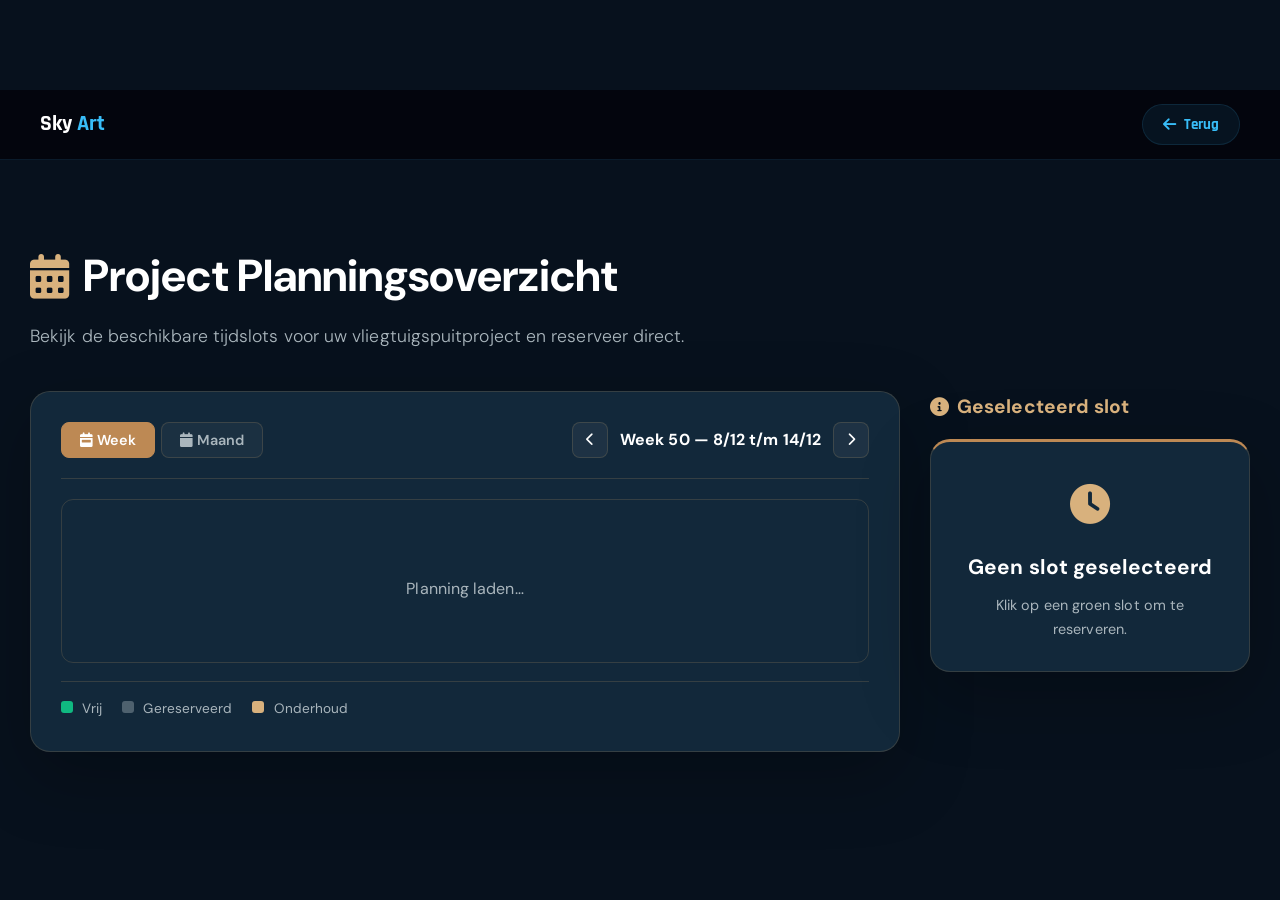
<file: Planning.html>
<!DOCTYPE html>
<html lang="nl">
<head>
  <meta charset="UTF-8">
  <meta name="viewport" content="width=device-width, initial-scale=1.0">
  <title>Planning — Sky Art Creations</title>
  <link href="https://fonts.googleapis.com/css2?family=Rajdhani:wght@400;500;600;700&family=DM+Sans:opsz,wght@9..40,300;9..40,400;9..40,500&display=swap" rel="stylesheet">
  <link rel="stylesheet" href="https://cdnjs.cloudflare.com/ajax/libs/font-awesome/6.0.0/css/all.min.css">
  <link rel="stylesheet" href="skyArt.css">
</head>
<body class="planning-body">

  <!-- Top bar -->
  <div style="
    position:sticky;top:0;z-index:100;
    background:rgba(4,6,13,0.95);
    border-bottom:1px solid rgba(56,189,248,0.12);
    padding:0 40px;height:70px;
    display:flex;align-items:center;justify-content:space-between;
    backdrop-filter:blur(20px);
  ">
    <a href="index.html" style="font-family:'Rajdhani',sans-serif;font-size:1.4rem;font-weight:700;color:#fff;text-decoration:none">
      Sky <span style="color:#38bdf8">Art</span>
    </a>
    <button onclick="window.history.back()" style="
      display:inline-flex;align-items:center;gap:8px;
      background:rgba(56,189,248,0.08);border:1px solid rgba(56,189,248,0.12);
      color:#38bdf8;padding:10px 20px;border-radius:50px;cursor:pointer;
      font-family:'Rajdhani',sans-serif;font-size:0.95rem;font-weight:700;
      transition:all 0.3s;
    " onmouseover="this.style.background='#0ea5e9';this.style.color='#fff'"
       onmouseout="this.style.background='rgba(56,189,248,0.08)';this.style.color='#38bdf8'">
      <i class="fas fa-arrow-left"></i> Terug
    </button>
  </div>

  <div class="container planning-page">
    <header class="planning-header" style="margin-top:40px">
      <h1 class="planning-title"><i class="fas fa-calendar-alt"></i> Project Planningsoverzicht</h1>
      <p class="planning-subtitle">Bekijk de beschikbare tijdslots voor uw vliegtuigspuitproject en reserveer direct.</p>
    </header>

    <div class="planning-layout">

      <div class="calendar-panel">
        <div class="calendar-controls">
          <div class="calendar-view-toggle">
            <button class="view-btn active" data-view="week"><i class="fas fa-calendar-week"></i> Week</button>
            <button class="view-btn" data-view="month"><i class="fas fa-calendar"></i> Maand</button>
          </div>
          <div class="calendar-navigation">
            <button class="nav-btn"><i class="fas fa-chevron-left"></i></button>
            <span class="current-period">Week 50 — 8/12 t/m 14/12</span>
            <button class="nav-btn"><i class="fas fa-chevron-right"></i></button>
          </div>
        </div>

        <div id="calendarGrid" class="calendar-grid">
          <div class="calendar-placeholder" style="grid-column:1/-1;padding:60px;text-align:center">
            <i class="fas fa-plane-up" style="font-size:3rem;color:rgba(56,189,248,0.2);display:block;margin-bottom:16px"></i>
            <p style="color:var(--c-muted)">Planning laden…</p>
          </div>
        </div>

        <div class="legend">
          <span><span class="legend-color free"></span> Vrij</span>
          <span><span class="legend-color reserved"></span> Gereserveerd</span>
          <span><span class="legend-color maintenance"></span> Onderhoud</span>
        </div>
      </div>

      <div class="summary-panel">
        <h2 class="panel-title"><i class="fas fa-info-circle"></i> Geselecteerd slot</h2>

        <div id="summaryCard" class="summary-card">
          <div class="status-icon"><i class="fas fa-clock"></i></div>
          <h3 class="card-status">Geen slot geselecteerd</h3>
          <p class="card-detail">Klik op een groen slot om te reserveren.</p>

          <div class="slot-details-hidden">
            <div class="detail-row"><i class="fas fa-calendar-day"></i> Datum: <span id="slotDate">--</span></div>
            <div class="detail-row"><i class="fas fa-clock"></i> Tijd: <span id="slotTime">--</span></div>

            <div class="form-group-slot">
              <label for="inputAircraftType"><i class="fas fa-plane"></i> Vliegtuig type</label>
              <input type="text" id="inputAircraftType" placeholder="bv. Cessna 172" class="tech-input">
            </div>
            <div class="form-group-slot">
              <label for="inputDuration"><i class="fas fa-hourglass-start"></i> Geschatte duur</label>
              <select id="inputDuration" class="tech-input">
                <option value="3">3 dagen (Klein)</option>
                <option value="5">5 dagen (Middel)</option>
                <option value="7">7 dagen (Groot)</option>
              </select>
            </div>

            <button class="reserve-btn">
              <i class="fas fa-paper-plane"></i> Offerte aanvragen
            </button>
          </div>
        </div>
      </div>

    </div>
  </div>

  <script src="skyArt.js"></script>
</body>
</html>
</file>
<file: skyArt.css>
/* ============================================================
   Sky Art Creations — Premium Aviation Dark Theme
   ============================================================ */

@import url('https://fonts.googleapis.com/css2?family=Rajdhani:wght@400;500;600;700&family=DM+Sans:ital,opsz,wght@0,9..40,300;0,9..40,400;0,9..40,500;1,9..40,300&display=swap');

/* ---- Reset & Variables ---- */
*, *::before, *::after { margin: 0; padding: 0; box-sizing: border-box; }

:root {
  --c-black:      #04060d;
  --c-deep:       #080d1a;
  --c-navy:       #0b1629;
  --c-panel:      #0f1e35;
  --c-border:     rgba(56, 189, 248, 0.12);
  --c-sky:        #38bdf8;
  --c-sky-dim:    #0ea5e9;
  --c-sky-glow:   rgba(56, 189, 248, 0.25);
  --c-orange:     #f97316;
  --c-orange-glow:rgba(249, 115, 22, 0.3);
  --c-white:      #ffffff;
  --c-muted:      #94a3b8;
  --c-subtle:     #1e3a5f;

  --font-display: 'Rajdhani', sans-serif;
  --font-body:    'DM Sans', sans-serif;

  --shadow-glow-sky:    0 0 40px rgba(56, 189, 248, 0.25);
  --shadow-glow-orange: 0 0 30px rgba(249, 115, 22, 0.4);
  --shadow-card:        0 20px 60px rgba(0,0,0,0.4);

  --ease-out: cubic-bezier(0.16, 1, 0.3, 1);
  --ease-in-out: cubic-bezier(0.4, 0, 0.2, 1);
}

html { scroll-behavior: smooth; }

body {
  font-family: var(--font-body);
  background: var(--c-black);
  color: var(--c-white);
  overflow-x: hidden;
  line-height: 1.65;
}

/* ============================================================
   NAVIGATION — fixed glass top bar with tabs
   ============================================================ */
.site-nav {
  position: fixed;
  top: 0; left: 0; right: 0;
  z-index: 1000;
  background: rgba(4, 6, 13, 0.85);
  backdrop-filter: blur(20px);
  -webkit-backdrop-filter: blur(20px);
  border-bottom: 1px solid var(--c-border);
  padding: 0 40px;
  display: flex;
  align-items: center;
  justify-content: space-between;
  height: 70px;
  transition: all 0.4s var(--ease-in-out);
}

.site-nav.scrolled {
  background: rgba(4, 6, 13, 0.97);
  box-shadow: 0 4px 40px rgba(0,0,0,0.6);
}

.nav-logo {
  font-family: var(--font-display);
  font-size: 1.5rem;
  font-weight: 700;
  letter-spacing: 0.05em;
  color: var(--c-white);
  text-decoration: none;
  display: flex;
  align-items: center;
  gap: 10px;
}

.nav-logo span { color: var(--c-sky); }

.nav-tabs {
  display: flex;
  gap: 4px;
  list-style: none;
  background: rgba(255,255,255,0.04);
  border: 1px solid var(--c-border);
  border-radius: 50px;
  padding: 5px;
}

.nav-tabs li a {
  display: flex;
  align-items: center;
  gap: 7px;
  padding: 8px 18px;
  border-radius: 50px;
  color: var(--c-muted);
  text-decoration: none;
  font-family: var(--font-display);
  font-size: 0.95rem;
  font-weight: 600;
  letter-spacing: 0.03em;
  transition: all 0.3s var(--ease-in-out);
  white-space: nowrap;
}

.nav-tabs li a:hover,
.nav-tabs li a.active {
  background: var(--c-sky-dim);
  color: var(--c-white);
  box-shadow: 0 0 20px rgba(14,165,233,0.4);
}

.nav-tabs li a i { font-size: 0.85rem; }

.nav-cta {
  background: linear-gradient(135deg, var(--c-sky-dim), var(--c-sky));
  color: var(--c-white) !important;
  box-shadow: var(--shadow-glow-sky) !important;
}

.nav-cta:hover {
  transform: translateY(-2px);
  box-shadow: 0 0 30px rgba(56, 189, 248, 0.6) !important;
}

.nav-hamburger {
  display: none;
  flex-direction: column;
  gap: 5px;
  cursor: pointer;
  background: none;
  border: none;
  padding: 8px;
}

.nav-hamburger span {
  display: block;
  width: 24px;
  height: 2px;
  background: var(--c-white);
  border-radius: 2px;
  transition: all 0.3s;
}

/* ============================================================
   HERO — cinematic full-screen
   ============================================================ */
.hero-section {
  position: relative;
  height: 100vh;
  min-height: 700px;
  display: flex;
  align-items: center;
  justify-content: center;
  overflow: hidden;
}

.hero-background {
  position: absolute; inset: 0;
  background-image: url("Assets/Foto's/Muurschildering-Urban-graffiti.jpeg");
  background-size: cover;
  background-position: center;
  transform-origin: center;
  animation: heroZoom 20s ease-in-out infinite alternate;
}



@keyframes heroZoom {
  0%   { transform: scale(1) translateX(0); }
  100% { transform: scale(1.08) translateX(-20px); }
}

.hero-overlay {
  position: absolute; inset: 0;
  background: linear-gradient(
    160deg,
    rgba(4, 6, 13, 0.93) 0%,
    rgba(8, 13, 26, 0.75) 50%,
    rgba(56, 189, 248, 0.12) 100%
  );
}

/* Animated grid lines */
.hero-grid {
  position: absolute; inset: 0;
  background-image:
    linear-gradient(rgba(56,189,248,0.04) 1px, transparent 1px),
    linear-gradient(90deg, rgba(56,189,248,0.04) 1px, transparent 1px);
  background-size: 60px 60px;
  animation: gridScroll 30s linear infinite;
}

@keyframes gridScroll {
  0%   { transform: translateY(0); }
  100% { transform: translateY(60px); }
}

/* Floating particles */
.hero-particles {
  position: absolute; inset: 0; pointer-events: none; overflow: hidden;
}

.particle {
  position: absolute;
  border-radius: 50%;
  background: var(--c-sky);
  opacity: 0;
  animation: particleFloat linear infinite;
}

@keyframes particleFloat {
  0%   { opacity: 0; transform: translateY(100vh) scale(0); }
  10%  { opacity: 0.6; }
  90%  { opacity: 0.3; }
  100% { opacity: 0; transform: translateY(-20vh) scale(1.5); }
}

.hero-content {
  position: relative;
  z-index: 10;
  text-align: center;
  max-width: 900px;
  padding: 0 30px;
}

.hero-badge {
  display: inline-flex;
  align-items: center;
  gap: 8px;
  background: rgba(56, 189, 248, 0.1);
  border: 1px solid rgba(56, 189, 248, 0.3);
  color: var(--c-sky);
  padding: 6px 18px;
  border-radius: 50px;
  font-family: var(--font-display);
  font-size: 0.85rem;
  font-weight: 600;
  letter-spacing: 0.1em;
  text-transform: uppercase;
  margin-bottom: 28px;
  opacity: 0;
  transform: translateY(20px);
  animation: revealUp 0.8s var(--ease-out) 0.2s forwards;
}

.hero-title {
  font-family: var(--font-display);
  font-size: clamp(3.5rem, 9vw, 7rem);
  font-weight: 700;
  line-height: 0.95;
  letter-spacing: -0.01em;
  margin-bottom: 24px;
  opacity: 0;
  transform: translateY(30px);
  animation: revealUp 1s var(--ease-out) 0.4s forwards;
}

.hero-title .line-sky {
  display: block;
  background: linear-gradient(90deg, var(--c-sky), #93c5fd, var(--c-sky));
  background-size: 200%;
  -webkit-background-clip: text;
  -webkit-text-fill-color: transparent;
  background-clip: text;
  animation: shimmer 4s linear infinite 1.4s;
}

@keyframes shimmer {
  0%   { background-position: 0%; }
  100% { background-position: 200%; }
}

.hero-subtitle {
  font-size: clamp(1.1rem, 2.5vw, 1.5rem);
  color: var(--c-muted);
  max-width: 600px;
  margin: 0 auto 40px;
  font-weight: 300;
  opacity: 0;
  transform: translateY(30px);
  animation: revealUp 1s var(--ease-out) 0.6s forwards;
}

.hero-buttons {
  display: flex;
  gap: 16px;
  justify-content: center;
  flex-wrap: wrap;
  opacity: 0;
  transform: translateY(30px);
  animation: revealUp 1s var(--ease-out) 0.8s forwards;
}

@keyframes revealUp {
  to { opacity: 1; transform: translateY(0); }
}

/* Scroll indicator */
.scroll-indicator {
  position: absolute;
  bottom: 35px;
  left: 50%;
  transform: translateX(-50%);
  display: flex;
  flex-direction: column;
  align-items: center;
  gap: 8px;
  opacity: 0;
  animation: revealUp 1s var(--ease-out) 1.4s forwards;
}

.scroll-indicator span {
  font-family: var(--font-display);
  font-size: 0.7rem;
  letter-spacing: 0.2em;
  color: var(--c-muted);
  text-transform: uppercase;
}

.scroll-mouse {
  width: 22px;
  height: 36px;
  border: 1.5px solid rgba(255,255,255,0.3);
  border-radius: 12px;
  display: flex;
  justify-content: center;
  padding-top: 7px;
}

.scroll-wheel {
  width: 3px;
  height: 8px;
  background: var(--c-sky);
  border-radius: 2px;
  animation: scrollBounce 2s ease-in-out infinite;
}

@keyframes scrollBounce {
  0%, 100% { opacity: 1; transform: translateY(0); }
  50%       { opacity: 0.3; transform: translateY(6px); }
}

/* ============================================================
   BUTTONS
   ============================================================ */
.btn-primary {
  display: inline-flex;
  align-items: center;
  gap: 10px;
  background: linear-gradient(135deg, var(--c-sky-dim), var(--c-sky));
  color: var(--c-white);
  border: none;
  padding: 16px 32px;
  border-radius: 50px;
  font-family: var(--font-display);
  font-size: 1.05rem;
  font-weight: 700;
  letter-spacing: 0.05em;
  cursor: pointer;
  text-decoration: none;
  transition: all 0.35s var(--ease-out);
  box-shadow: 0 8px 30px rgba(14, 165, 233, 0.35);
}

.btn-primary:hover {
  transform: translateY(-4px) scale(1.03);
  box-shadow: 0 16px 50px rgba(14, 165, 233, 0.5);
}

.btn-outline {
  display: inline-flex;
  align-items: center;
  gap: 10px;
  background: transparent;
  color: var(--c-white);
  border: 1.5px solid rgba(255,255,255,0.25);
  padding: 16px 32px;
  border-radius: 50px;
  font-family: var(--font-display);
  font-size: 1.05rem;
  font-weight: 700;
  letter-spacing: 0.05em;
  cursor: pointer;
  text-decoration: none;
  transition: all 0.35s var(--ease-out);
}

.btn-outline:hover {
  background: rgba(255,255,255,0.08);
  border-color: var(--c-sky);
  color: var(--c-sky);
  transform: translateY(-4px);
}

/* Legacy cta-button alias */
.cta-button { @extend .btn-primary; }

/* ============================================================
   SECTION COMMONS
   ============================================================ */
section { position: relative; }

.container {
  max-width: 1200px;
  margin: 0 auto;
  padding: 0 30px;
}

.section-tag {
  display: inline-flex;
  align-items: center;
  gap: 8px;
  color: var(--c-sky);
  font-family: var(--font-display);
  font-size: 0.8rem;
  font-weight: 700;
  letter-spacing: 0.15em;
  text-transform: uppercase;
  margin-bottom: 16px;
}

.section-tag::before {
  content: '';
  display: block;
  width: 24px;
  height: 1.5px;
  background: var(--c-sky);
}

.section-title {
  font-family: var(--font-display);
  font-size: clamp(2.2rem, 5vw, 3.8rem);
  font-weight: 700;
  line-height: 1;
  margin-bottom: 16px;
  color: var(--c-white);
}

.section-title .accent { color: var(--c-sky); }

.section-subtitle {
  font-size: 1.1rem;
  color: var(--c-muted);
  max-width: 560px;
  font-weight: 300;
}

/* Fade in animation */
.fade-in {
  opacity: 0;
  transform: translateY(30px);
  transition: opacity 0.8s var(--ease-out), transform 0.8s var(--ease-out);
}

.fade-in.visible {
  opacity: 1;
  transform: translateY(0);
}

/* ============================================================
   ABOUT SECTION
   ============================================================ */
.about-section {
  padding: 130px 0;
  background: var(--c-deep);
}

.about-layout {
  display: grid;
  grid-template-columns: 1fr 1fr;
  gap: 80px;
  align-items: center;
}

.about-text {
  font-size: 1.2rem;
  color: var(--c-muted);
  line-height: 1.85;
  font-weight: 300;
  margin-bottom: 40px;
}

.stats-grid {
  display: grid;
  grid-template-columns: repeat(3, 1fr);
  gap: 0;
  border: 1px solid var(--c-border);
  border-radius: 16px;
  overflow: hidden;
}

.stat-item {
  padding: 30px 20px;
  text-align: center;
  border-right: 1px solid var(--c-border);
  background: rgba(56, 189, 248, 0.03);
  transition: background 0.3s;
}

.stat-item:last-child { border-right: none; }

.stat-item:hover { background: rgba(56, 189, 248, 0.07); }

.stat-number {
  font-family: var(--font-display);
  font-size: 2.8rem;
  font-weight: 700;
  color: var(--c-sky);
  line-height: 1;
  margin-bottom: 8px;
}

.stat-label {
  font-size: 0.85rem;
  color: var(--c-muted);
  letter-spacing: 0.03em;
}

.about-visual {
  position: relative;
}

.about-image-frame {
  position: relative;
  border-radius: 20px;
  overflow: hidden;
  aspect-ratio: 4/3;
  background: var(--c-panel);
  border: 1px solid var(--c-border);
}

.about-image-frame::before {
  content: '';
  position: absolute;
  inset: -1px;
  border-radius: 20px;
  background: linear-gradient(135deg, var(--c-sky-dim), transparent, var(--c-orange));
  z-index: -1;
  opacity: 0.4;
}

.about-cert {
  position: absolute;
  bottom: -20px;
  right: -20px;
  background: var(--c-panel);
  border: 1px solid var(--c-border);
  border-radius: 14px;
  padding: 18px 22px;
  display: flex;
  align-items: center;
  gap: 12px;
  backdrop-filter: blur(10px);
  box-shadow: var(--shadow-card);
}

.about-cert-icon { font-size: 2rem; }

.about-cert-text strong {
  display: block;
  font-family: var(--font-display);
  font-size: 1.1rem;
  color: var(--c-sky);
}

.about-cert-text span {
  font-size: 0.8rem;
  color: var(--c-muted);
}

/* ============================================================
   SERVICES SECTION
   ============================================================ */
.services-section {
  padding: 130px 0;
  background: var(--c-black);
}

.services-grid {
  display: grid;
  grid-template-columns: repeat(auto-fit, minmax(260px, 1fr));
  gap: 1.5px;
  background: var(--c-border);
  border: 1.5px solid var(--c-border);
  border-radius: 20px;
  overflow: hidden;
  margin-top: 60px;
}

.service-card {
  background: var(--c-deep);
  padding: 40px 32px;
  position: relative;
  overflow: hidden;
  transition: all 0.4s var(--ease-out);
}

.service-card::before {
  content: '';
  position: absolute;
  top: 0; left: 0; right: 0;
  height: 2px;
  background: linear-gradient(90deg, transparent, var(--c-sky), transparent);
  transform: scaleX(0);
  transition: transform 0.4s var(--ease-out);
}

.service-card:hover {
  background: var(--c-panel);
  transform: translateY(-4px);
}

.service-card:hover::before { transform: scaleX(1); }

.service-num {
  font-family: var(--font-display);
  font-size: 4rem;
  font-weight: 700;
  color: rgba(56, 189, 248, 0.08);
  line-height: 1;
  margin-bottom: -10px;
  user-select: none;
  transition: color 0.4s;
}

.service-card:hover .service-num { color: rgba(56, 189, 248, 0.15); }

.service-icon {
  width: 60px;
  height: 60px;
  background: rgba(56, 189, 248, 0.08);
  border: 1px solid rgba(56, 189, 248, 0.2);
  border-radius: 14px;
  display: flex;
  align-items: center;
  justify-content: center;
  margin-bottom: 20px;
  transition: all 0.4s var(--ease-out);
}

.service-card:hover .service-icon {
  background: var(--c-sky-dim);
  border-color: var(--c-sky-dim);
  box-shadow: var(--shadow-glow-sky);
}

.service-icon i {
  font-size: 1.4rem;
  color: var(--c-sky);
  transition: color 0.3s;
}

.service-card:hover .service-icon i { color: var(--c-white); }

.service-title {
  font-family: var(--font-display);
  font-size: 1.35rem;
  font-weight: 700;
  color: var(--c-white);
  margin-bottom: 12px;
  letter-spacing: 0.01em;
}

.service-description {
  font-size: 0.95rem;
  color: var(--c-muted);
  line-height: 1.7;
  font-weight: 300;
}

/* ============================================================
   GALLERY SECTION — with category tabs
   ============================================================ */
.gallery-section {
  padding: 130px 0;
  background: var(--c-deep);
}

/* Gallery Tabs */
.gallery-tabs {
  display: flex;
  gap: 8px;
  flex-wrap: wrap;
  margin-bottom: 50px;
}

.gallery-tab-btn {
  display: inline-flex;
  align-items: center;
  gap: 8px;
  padding: 10px 22px;
  border-radius: 50px;
  background: rgba(255,255,255,0.04);
  border: 1px solid var(--c-border);
  color: var(--c-muted);
  font-family: var(--font-display);
  font-size: 0.9rem;
  font-weight: 600;
  letter-spacing: 0.05em;
  cursor: pointer;
  transition: all 0.3s var(--ease-out);
}

.gallery-tab-btn:hover {
  border-color: rgba(56, 189, 248, 0.4);
  color: var(--c-white);
}

.gallery-tab-btn.active {
  background: linear-gradient(135deg, var(--c-sky-dim), var(--c-sky));
  border-color: transparent;
  color: var(--c-white);
  box-shadow: 0 0 20px rgba(14, 165, 233, 0.4);
}

/* Gallery slider wrapper */
.gallery-slider { position: relative; }

.gallery-container {
  overflow: hidden;
  border-radius: 20px;
  border: 1px solid var(--c-border);
  background: var(--c-panel);
}

.gallery-slide { display: none; }
.gallery-slide.active { display: block; animation: slideIn 0.5s var(--ease-out); }

@keyframes slideIn {
  from { opacity: 0; transform: translateX(30px); }
  to   { opacity: 1; transform: translateX(0); }
}

.comparison-grid {
  display: grid;
  grid-template-columns: 1fr 1fr;
}

.comparison-item {
  position: relative;
  overflow: hidden;
}

.comparison-image {
  width: 100%;
  height: 420px;
  object-fit: cover;
  display: block;
  transition: transform 0.6s var(--ease-out);
  cursor: zoom-in;
}

.comparison-item:hover .comparison-image { transform: scale(1.04); }

.comparison-label {
  position: absolute;
  top: 16px;
  left: 16px;
  padding: 5px 14px;
  border-radius: 50px;
  font-family: var(--font-display);
  font-weight: 700;
  font-size: 0.8rem;
  letter-spacing: 0.1em;
  text-transform: uppercase;
}

.comparison-label.before { background: rgba(239, 68, 68, 0.85); color: #fff; }
.comparison-label.after  { background: rgba(16, 185, 129, 0.85); color: #fff; }
.comparison-label.gewoon { background: rgba(56, 189, 248, 0.85); color: #fff; }

.slide-info {
  padding: 28px 32px;
  background: var(--c-panel);
  border-top: 1px solid var(--c-border);
  display: flex;
  justify-content: space-between;
  align-items: center;
  gap: 20px;
}

.slide-title {
  font-family: var(--font-display);
  font-size: 1.6rem;
  font-weight: 700;
  color: var(--c-white);
  margin-bottom: 6px;
}

.slide-description {
  font-size: 0.95rem;
  color: var(--c-muted);
  font-weight: 300;
}

.gallery-nav {
  position: absolute;
  top: 50%;
  transform: translateY(-50%);
  width: 50px;
  height: 50px;
  background: rgba(4, 6, 13, 0.8);
  border: 1px solid var(--c-border);
  border-radius: 50%;
  color: var(--c-white);
  font-size: 1rem;
  cursor: pointer;
  transition: all 0.3s var(--ease-out);
  display: flex;
  align-items: center;
  justify-content: center;
  backdrop-filter: blur(10px);
  z-index: 10;
}

.gallery-nav:hover {
  background: var(--c-sky-dim);
  border-color: var(--c-sky-dim);
  box-shadow: var(--shadow-glow-sky);
  transform: translateY(-50%) scale(1.1);
}

.gallery-nav.prev { left: -25px; }
.gallery-nav.next { right: -25px; }

.gallery-indicators {
  display: flex;
  justify-content: center;
  gap: 8px;
  margin-top: 24px;
  flex-wrap: wrap;
}

.indicator {
  width: 8px;
  height: 8px;
  border-radius: 50%;
  border: none;
  background: rgba(255,255,255,0.2);
  cursor: pointer;
  transition: all 0.3s;
}

.indicator.active {
  background: var(--c-sky);
  width: 24px;
  border-radius: 4px;
  box-shadow: 0 0 10px var(--c-sky);
}

/* ============================================================
   COMPARISON / STANDARDS SECTION
   ============================================================ */
.comparison-section {
  padding: 130px 0;
  background: var(--c-black);
}

.comparison-grid-layout {
  display: grid;
  grid-template-columns: repeat(auto-fit, minmax(240px, 1fr));
  gap: 24px;
  margin-top: 60px;
}

.comparison-item-detailed {
  background: var(--c-panel);
  border: 1px solid var(--c-border);
  border-radius: 20px;
  padding: 36px 28px;
  transition: all 0.4s var(--ease-out);
  position: relative;
  overflow: hidden;
}

.comparison-item-detailed::after {
  content: '';
  position: absolute;
  bottom: 0; left: 0; right: 0;
  height: 2px;
  background: linear-gradient(90deg, var(--c-sky-dim), var(--c-sky));
  transform: scaleX(0);
  transform-origin: left;
  transition: transform 0.4s var(--ease-out);
}

.comparison-item-detailed:hover {
  border-color: rgba(56, 189, 248, 0.3);
  transform: translateY(-6px);
  box-shadow: 0 30px 60px rgba(0,0,0,0.4), var(--shadow-glow-sky);
}

.comparison-item-detailed:hover::after { transform: scaleX(1); }

.comparison-icon {
  width: 56px;
  height: 56px;
  background: rgba(56, 189, 248, 0.08);
  border: 1px solid rgba(56, 189, 248, 0.2);
  border-radius: 14px;
  display: flex;
  align-items: center;
  justify-content: center;
  margin-bottom: 20px;
}

.comparison-icon i { font-size: 1.3rem; color: var(--c-sky); }

.comparison-item-detailed h3 {
  font-family: var(--font-display);
  font-size: 1.3rem;
  font-weight: 700;
  color: var(--c-white);
  margin-bottom: 12px;
}

.comparison-item-detailed p {
  font-size: 0.9rem;
  color: var(--c-muted);
  line-height: 1.7;
}

/* ============================================================
   FACTUURVOORWAARDEN
   ============================================================ */
.selected-comparison { margin-top: 60px; }

.terms {
  display: flex;
  flex-direction: column;
  gap: 8px;
}

.term {
  background: var(--c-panel);
  border: 1px solid var(--c-border);
  border-radius: 12px;
  overflow: hidden;
  transition: border-color 0.3s;
}

.term:hover {
  border-color: rgba(56, 189, 248, 0.3);
}

.term summary {
  padding: 16px 20px;
  cursor: pointer;
  font-family: var(--font-display);
  font-size: 1rem;
  font-weight: 600;
  color: var(--c-white);
  letter-spacing: 0.02em;
  list-style: none;
  display: flex;
  align-items: center;
  justify-content: space-between;
  transition: color 0.3s;
}

.term summary::-webkit-details-marker { display: none; }

.term summary::before {
  content: '▶';
  font-size: 0.75rem;
  color: var(--c-sky);
  transition: transform 0.3s;
  flex-shrink: 0;
  margin-right: 10px;
}

.term[open] summary::before {
  transform: rotate(90deg);
}

.term summary::after {
  display: none;
} 



details.term > .term-body {
  overflow: visible;
  height: auto;
  display: none;
  padding: 0 20px 16px;
}

details.term[open] > .term-body {
  display: block;
}

details.term[open] > summary {
  color: var(--c-sky);
}

details.term .terms {
  padding-left: 12px;
  border-left: 2px solid rgba(14,165,233,0.3);
  margin-top: 0;
}

details.term .terms details.term > .term-body {
  display: none;
}

details.term .terms details.term[open] > .term-body {
  display: block;
}

details.term .terms details.term[open] > summary {
  color: #38bdf8;
}

.term-body p {
  color: rgba(255,255,255,0.7);
  font-size: 0.9rem;
  line-height: 1.6;
  margin: 8px 0 0 0;
  padding: 10px 14px;
  background: rgba(14,165,233,0.05);
  border-radius: 8px;
  border: 1px solid rgba(14,165,233,0.1);
}

/* ============================================================
   COLOR TOOL SECTION
   ============================================================ */
.color-tool-section {
  padding: 130px 0;
  background: var(--c-deep);
}

.color-tool-cta {
  margin-top: 50px;
  display: flex;
  align-items: center;
  gap: 30px;
  background: var(--c-panel);
  border: 1px solid var(--c-border);
  border-radius: 24px;
  padding: 40px 50px;
  transition: border-color 0.3s;
}

.color-tool-cta:hover { border-color: rgba(56, 189, 248, 0.35); }

.color-tool-preview {
  display: flex;
  gap: 8px;
  flex-shrink: 0;
}

.color-dot {
  width: 40px;
  height: 40px;
  border-radius: 50%;
  box-shadow: 0 4px 15px rgba(0,0,0,0.3);
}

.color-tool-text { flex: 1; }

.color-tool-text h3 {
  font-family: var(--font-display);
  font-size: 1.6rem;
  font-weight: 700;
  color: var(--c-white);
  margin-bottom: 8px;
}

.color-tool-text p {
  font-size: 0.95rem;
  color: var(--c-muted);
  font-weight: 300;
}

/* ============================================================
   PROJECT REQUEST SECTION
   ============================================================ */
.project-request-section {
  padding: 130px 0;
  background: var(--c-black);
  text-align: center;
}

.request-wrapper {
  background: linear-gradient(135deg, rgba(14, 165, 233, 0.08), rgba(56, 189, 248, 0.04));
  border: 1px solid rgba(56, 189, 248, 0.2);
  border-radius: 30px;
  padding: 70px 60px;
  position: relative;
  overflow: hidden;
}

.request-wrapper::before {
  content: '';
  position: absolute;
  top: -100px; right: -100px;
  width: 400px;
  height: 400px;
  border-radius: 50%;
  background: radial-gradient(circle, rgba(56, 189, 248, 0.08), transparent 70%);
  pointer-events: none;
}

.request-title {
  font-family: var(--font-display);
  font-size: clamp(2.5rem, 5vw, 4rem);
  font-weight: 700;
  color: var(--c-white);
  margin-bottom: 16px;
}

.request-subtitle {
  font-size: 1.15rem;
  color: var(--c-muted);
  max-width: 600px;
  margin: 0 auto 40px;
  font-weight: 300;
}

.request-btn {
  display: inline-flex;
  align-items: center;
  gap: 12px;
  background: linear-gradient(135deg, var(--c-sky-dim), var(--c-sky));
  color: var(--c-white);
  padding: 18px 40px;
  border-radius: 50px;
  text-decoration: none;
  font-family: var(--font-display);
  font-size: 1.15rem;
  font-weight: 700;
  letter-spacing: 0.05em;
  transition: all 0.35s var(--ease-out);
  box-shadow: 0 10px 40px rgba(14, 165, 233, 0.4);
}

.request-btn:hover {
  transform: translateY(-5px) scale(1.03);
  box-shadow: 0 20px 60px rgba(14, 165, 233, 0.6);
}

/* ============================================================
   CONTACT SECTION
   ============================================================ */
.contact-section {
  padding: 130px 0;
  background: var(--c-deep);
}

.contact-grid {
  display: grid;
  grid-template-columns: 1fr 1.6fr;
  gap: 50px;
  margin-top: 60px;
  align-items: start;
}

.contact-info { display: flex; flex-direction: column; gap: 16px; }

.contact-card {
  display: flex;
  align-items: center;
  gap: 20px;
  background: var(--c-panel);
  border: 1px solid var(--c-border);
  border-radius: 16px;
  padding: 22px 24px;
  transition: all 0.35s var(--ease-out);
}

.contact-card:hover {
  border-color: rgba(56, 189, 248, 0.4);
  transform: translateX(6px);
  box-shadow: -4px 0 0 var(--c-sky-dim), 0 20px 40px rgba(0,0,0,0.3);
}

.contact-icon {
  width: 50px;
  height: 50px;
  background: rgba(56, 189, 248, 0.1);
  border: 1px solid rgba(56, 189, 248, 0.2);
  border-radius: 12px;
  display: flex;
  align-items: center;
  justify-content: center;
  flex-shrink: 0;
  transition: all 0.35s var(--ease-out);
}

.contact-card:hover .contact-icon {
  background: var(--c-sky-dim);
  box-shadow: var(--shadow-glow-sky);
}

.contact-icon i { font-size: 1.2rem; color: var(--c-sky); }
.contact-card:hover .contact-icon i { color: var(--c-white); }

.contact-details h3 {
  font-family: var(--font-display);
  font-size: 0.85rem;
  font-weight: 700;
  letter-spacing: 0.1em;
  text-transform: uppercase;
  color: var(--c-muted);
  margin-bottom: 5px;
}

.contact-link {
  color: var(--c-white);
  text-decoration: none;
  font-size: 1.05rem;
  transition: color 0.3s;
}

.contact-link:hover { color: var(--c-sky); }

.contact-address {
  color: var(--c-white);
  font-size: 1rem;
  line-height: 1.6;
}

.map-container {
  border-radius: 20px;
  overflow: hidden;
  border: 1px solid var(--c-border);
  box-shadow: var(--shadow-card);
}

.map-container iframe {
  width: 100%;
  height: 420px;
  display: block;
  filter: saturate(0.3) brightness(0.6) hue-rotate(180deg);
  transition: filter 0.4s;
}

.map-container:hover iframe {
  filter: saturate(0.7) brightness(0.8) hue-rotate(180deg);
}

/* ============================================================
   FOOTER
   ============================================================ */
.footer {
  background: var(--c-black);
  border-top: 1px solid var(--c-border);
  padding: 60px 0 40px;
}

.footer-content {
  display: flex;
  flex-direction: column;
  align-items: center;
  gap: 28px;
}

.footer-title {
  font-family: var(--font-display);
  font-size: 1.8rem;
  font-weight: 700;
  color: var(--c-white);
  letter-spacing: 0.05em;
}

.footer-title span { color: var(--c-sky); }

.social-links { display: flex; gap: 14px; }

.social-link {
  width: 46px;
  height: 46px;
  border-radius: 12px;
  background: var(--c-panel);
  border: 1px solid var(--c-border);
  display: flex;
  align-items: center;
  justify-content: center;
  color: var(--c-muted);
  text-decoration: none;
  font-size: 1.1rem;
  transition: all 0.3s var(--ease-out);
}

.social-link:hover {
  background: var(--c-sky-dim);
  border-color: var(--c-sky-dim);
  color: var(--c-white);
  transform: translateY(-3px);
  box-shadow: var(--shadow-glow-sky);
}

.copyright {
  font-size: 0.85rem;
  color: rgba(148, 163, 184, 0.5);
}

/* ============================================================
   MODAL
   ============================================================ */
.modal {
  position: fixed; inset: 0; z-index: 9999;
  background: rgba(0,0,0,0.93);
  display: flex;
  align-items: center;
  justify-content: center;
  backdrop-filter: blur(10px);
  animation: modalFade 0.3s ease;
}

@keyframes modalFade {
  from { opacity: 0; }
  to   { opacity: 1; }
}

.modal-content {
  max-width: 90vw;
  max-height: 90vh;
  border-radius: 12px;
  box-shadow: 0 40px 100px rgba(0,0,0,0.8);
  animation: modalZoom 0.4s var(--ease-out);
}

@keyframes modalZoom {
  from { transform: scale(0.8); }
  to   { transform: scale(1); }
}

.close {
  position: absolute;
  top: 20px;
  right: 25px;
  font-size: 2rem;
  color: var(--c-white);
  cursor: pointer;
  opacity: 0.6;
  transition: opacity 0.2s, transform 0.2s;
  line-height: 1;
}

.close:hover { opacity: 1; transform: scale(1.2) rotate(90deg); }

/* ============================================================
   PLANNING PAGE
   ============================================================ */
.planning-body {
  background: var(--c-black);
  min-height: 100vh;
  padding-top: 90px;
}

.planning-page { max-width: 1400px; margin: 0 auto; padding: 40px 30px; }

.planning-header { margin-bottom: 40px; }

.planning-title {
  font-family: var(--font-display);
  font-size: 2.8rem;
  font-weight: 700;
  color: var(--c-white);
  margin-bottom: 8px;
  display: flex;
  align-items: center;
  gap: 14px;
}

.planning-title i { color: var(--c-sky); }

.planning-subtitle { color: var(--c-muted); font-size: 1.1rem; font-weight: 300; }

.planning-layout { display: flex; gap: 30px; align-items: flex-start; }

.calendar-panel {
  flex: 3;
  background: var(--c-panel);
  border: 1px solid var(--c-border);
  padding: 30px;
  border-radius: 20px;
  box-shadow: var(--shadow-card);
}

.calendar-controls {
  display: flex;
  justify-content: space-between;
  align-items: center;
  margin-bottom: 20px;
  padding-bottom: 20px;
  border-bottom: 1px solid var(--c-border);
  gap: 16px;
  flex-wrap: wrap;
}

.calendar-view-toggle { display: flex; gap: 6px; }

.view-btn {
  background: rgba(255,255,255,0.04);
  border: 1px solid var(--c-border);
  color: var(--c-muted);
  padding: 8px 18px;
  border-radius: 8px;
  cursor: pointer;
  font-family: var(--font-display);
  font-size: 0.9rem;
  font-weight: 600;
  transition: all 0.3s;
}

.view-btn.active,
.view-btn:hover {
  background: var(--c-sky-dim);
  color: var(--c-white);
  border-color: var(--c-sky-dim);
}

.calendar-navigation { display: flex; align-items: center; gap: 12px; }

.nav-btn {
  width: 36px;
  height: 36px;
  border-radius: 8px;
  background: rgba(255,255,255,0.05);
  border: 1px solid var(--c-border);
  color: var(--c-white);
  cursor: pointer;
  display: flex;
  align-items: center;
  justify-content: center;
  transition: all 0.2s;
}

.nav-btn:hover { background: var(--c-sky-dim); border-color: var(--c-sky-dim); }

.current-period {
  font-family: var(--font-display);
  font-weight: 700;
  color: var(--c-white);
  white-space: nowrap;
}

.calendar-grid {
  display: grid;
  grid-template-columns: 80px repeat(7, 1fr);
  border: 1px solid var(--c-border);
  border-radius: 12px;
  overflow: hidden;
}

.header-cell, .time-label, .time-slot {
  padding: 10px 6px;
  border: 1px solid var(--c-border);
  text-align: center;
  font-size: 0.85rem;
}

.header-cell {
  background: rgba(56, 189, 248, 0.08);
  color: var(--c-sky);
  font-family: var(--font-display);
  font-weight: 700;
  font-size: 0.8rem;
  letter-spacing: 0.05em;
}

.time-label {
  background: rgba(56, 189, 248, 0.04);
  font-weight: 600;
  color: var(--c-sky);
  font-size: 0.8rem;
}

.time-slot {
  cursor: pointer;
  height: 44px;
  display: flex;
  align-items: center;
  justify-content: center;
  font-weight: 600;
  font-size: 0.75rem;
  transition: all 0.2s;
}

.time-slot.free {
  background: rgba(16, 185, 129, 0.08);
  color: #10b981;
  border-color: rgba(16, 185, 129, 0.2);
}

.time-slot.free:hover { background: rgba(16, 185, 129, 0.2); }

.time-slot.reserved {
  background: rgba(148, 163, 184, 0.06);
  color: rgba(148, 163, 184, 0.4);
  cursor: not-allowed;
  font-size: 0.7rem;
}

.time-slot.reserved::after { content: "Bezet"; }

.time-slot.maintenance {
  background: rgba(249, 115, 22, 0.08);
  color: var(--c-orange);
  cursor: not-allowed;
  font-size: 0.7rem;
}

.time-slot.maintenance::after { content: "Service"; }

.time-slot.selected {
  background: var(--c-sky-dim) !important;
  color: var(--c-white) !important;
  border-color: var(--c-sky) !important;
  box-shadow: inset 0 0 0 1px var(--c-sky);
}

.legend {
  margin-top: 18px;
  padding-top: 16px;
  border-top: 1px solid var(--c-border);
  display: flex;
  gap: 20px;
  font-size: 0.85rem;
  color: var(--c-muted);
  flex-wrap: wrap;
}

.legend-color {
  display: inline-block;
  width: 12px;
  height: 12px;
  border-radius: 3px;
  margin-right: 5px;
}

.legend-color.free { background: #10b981; }
.legend-color.reserved { background: var(--c-muted); opacity: 0.4; }
.legend-color.maintenance { background: var(--c-orange); }

.summary-panel { flex: 1; min-width: 320px; }

.panel-title {
  font-family: var(--font-display);
  font-size: 1.2rem;
  font-weight: 700;
  color: var(--c-sky);
  margin-bottom: 16px;
  display: flex;
  align-items: center;
  gap: 8px;
}

.summary-card {
  background: var(--c-panel);
  border: 1px solid var(--c-border);
  border-radius: 20px;
  padding: 30px;
  text-align: center;
  border-top: 3px solid var(--c-sky-dim);
  box-shadow: var(--shadow-card);
}

.status-icon { font-size: 2.5rem; color: var(--c-sky); margin-bottom: 12px; }

.card-status {
  font-family: var(--font-display);
  font-size: 1.3rem;
  font-weight: 700;
  color: var(--c-white);
  margin-bottom: 10px;
}

.card-detail { font-size: 0.9rem; color: var(--c-muted); }

.slot-details-hidden {
  border-top: 1px solid var(--c-border);
  padding-top: 20px;
  text-align: left;
  display: none;
  margin-top: 20px;
}

.slot-details-hidden.visible { display: block; }

.detail-row {
  font-size: 1rem;
  font-weight: 600;
  color: var(--c-white);
  margin-bottom: 10px;
  display: flex;
  align-items: center;
  gap: 8px;
}

.detail-row i { color: var(--c-orange); }

.form-group-slot { margin-top: 18px; }

.form-group-slot label {
  display: block;
  margin-bottom: 8px;
  font-size: 0.9rem;
  font-weight: 600;
  color: var(--c-muted);
  text-transform: uppercase;
  letter-spacing: 0.05em;
  font-family: var(--font-display);
}

.tech-input {
  width: 100%;
  padding: 12px 16px;
  background: rgba(255,255,255,0.05);
  border: 1px solid var(--c-border);
  border-radius: 10px;
  color: var(--c-white);
  font-family: var(--font-body);
  font-size: 0.95rem;
  transition: border-color 0.3s;
}

.tech-input:focus {
  outline: none;
  border-color: var(--c-sky-dim);
  box-shadow: 0 0 0 3px rgba(14, 165, 233, 0.15);
}

.tech-input option { background: var(--c-navy); }

.reserve-btn {
  margin-top: 20px;
  width: 100%;
  display: flex;
  align-items: center;
  justify-content: center;
  gap: 10px;
  padding: 14px 24px;
  background: linear-gradient(135deg, var(--c-sky-dim), var(--c-sky));
  color: var(--c-white);
  border: none;
  border-radius: 12px;
  font-family: var(--font-display);
  font-size: 1rem;
  font-weight: 700;
  letter-spacing: 0.05em;
  cursor: pointer;
  transition: all 0.35s var(--ease-out);
  box-shadow: 0 8px 25px rgba(14, 165, 233, 0.3);
}

.reserve-btn:hover {
  transform: translateY(-3px);
  box-shadow: 0 14px 40px rgba(14, 165, 233, 0.5);
}

.calendar-placeholder {
  grid-column: 1 / -1;
  padding: 60px;
  text-align: center;
  color: var(--c-muted);
}

.calendar-placeholder i {
  font-size: 3rem;
  color: rgba(56, 189, 248, 0.2);
  display: block;
  margin-bottom: 16px;
}

/* ============================================================
   COLOR PICKER PAGE
   ============================================================ */
.color-picker-body {
  background: var(--c-black);
  min-height: 100vh;
  padding: 100px 20px 40px;
}

/* ============================================================
   RESPONSIVE
   ============================================================ */
@media (max-width: 1100px) {
  .about-layout { grid-template-columns: 1fr; gap: 50px; }
  .about-cert { position: static; margin-top: 20px; }
  .contact-grid { grid-template-columns: 1fr; }
}

@media (max-width: 900px) {
  .nav-tabs { display: none; position: fixed; top: 70px; left: 0; right: 0;
    background: var(--c-deep); border-radius: 0; padding: 20px;
    flex-direction: column; border-top: 1px solid var(--c-border); }
  .nav-tabs.open { display: flex; }
  .nav-hamburger { display: flex; }
  .planning-layout { flex-direction: column; }
  .summary-panel { min-width: unset; width: 100%; }
  .gallery-nav.prev { left: 8px; }
  .gallery-nav.next { right: 8px; }
  .comparison-grid { grid-template-columns: 1fr; }
  .comparison-image { height: 250px; }
}

@media (max-width: 600px) {
  .site-nav { padding: 0 20px; }
  .container { padding: 0 20px; }
  .hero-title { font-size: 3rem; }
  .stats-grid { grid-template-columns: 1fr; }
  .stat-item { border-right: none; border-bottom: 1px solid var(--c-border); }
  .stat-item:last-child { border-bottom: none; }
  .services-grid { grid-template-columns: 1fr; }
  .request-wrapper { padding: 40px 24px; }
  .color-tool-cta { flex-direction: column; text-align: center; }
  .slide-info { flex-direction: column; }
  .calendar-grid { grid-template-columns: 60px repeat(7, 1fr); font-size: 0.7rem; }
  .header-cell, .time-label, .time-slot { padding: 6px 2px; }
}
#google_translate_element {
  text-align: right;
  padding: 10px;
  background-color: #f0f0f0;
}

/* ── Laadscherm ── */
#loadScreen {
  position: fixed;
  inset: 0;
  background: #04060d;
  z-index: 99999;
  overflow: hidden;
  transition: opacity 0.8s ease, visibility 0.8s ease;
}

#loadScreen.hidden {
  opacity: 0;
  visibility: hidden;
  pointer-events: none;
}

.ls-bg {
  position: absolute;
  inset: 0;
  background:
    radial-gradient(ellipse at 20% 50%, rgba(14,165,233,0.15) 0%, transparent 55%),
    radial-gradient(ellipse at 80% 30%, rgba(56,189,248,0.08) 0%, transparent 50%);
}

.ls-grid {
  position: absolute;
  inset: 0;
  background-image:
    linear-gradient(rgba(56,189,248,0.05) 1px, transparent 1px),
    linear-gradient(90deg, rgba(56,189,248,0.05) 1px, transparent 1px);
  background-size: 60px 60px;
  animation: lsGridMove 8s linear infinite;
}

@keyframes lsGridMove {
  from { transform: translateX(0); }
  to   { transform: translateX(60px); }
}

.ls-stars {
  position: absolute;
  inset: 0;
  pointer-events: none;
}

.ls-star {
  position: absolute;
  border-radius: 50%;
  background: #fff;
  animation: starTwinkle ease-in-out infinite alternate;
}

@keyframes starTwinkle {
  from { opacity: 0.1; }
  to   { opacity: 0.7; }
}

/* Artistieke laadanimatie */
.ls-art-mark-wrap {
  position: absolute;
  top: 45%;
  left: -400px;
  display: flex;
  align-items: center;
  gap: 0;
  animation: artMarkFly 4s cubic-bezier(0.3, 0, 0.5, 1) 0.5s forwards;
}

@keyframes artMarkFly {
  0%   { left: -400px; top: 45%; }
  30%  { top: 40%; }
  60%  { top: 47%; }
  100% { left: 110vw; top: 43%; }
}

.ls-trail {
  height: 2px;
  width: 0;
  background: linear-gradient(to left, rgba(56,189,248,0.7), transparent);
  border-radius: 2px;
  animation: trailGrow 4s cubic-bezier(0.3, 0, 0.5, 1) 0.5s forwards;
}

@keyframes trailGrow {
  0%   { width: 0;    opacity: 0; }
  15%  { opacity: 1; }
  70%  { width: 250px; opacity: 0.7; }
  100% { width: 400px; opacity: 0; }
}

.ls-art-mark {
  font-size: 5rem;
  filter: drop-shadow(0 0 20px rgba(56,189,248,0.9))
          drop-shadow(0 0 50px rgba(14,165,233,0.5));
  animation: artMarkBob 0.5s ease-in-out infinite alternate;
  z-index: 2;
  line-height: 1;
}

@keyframes artMarkBob {
  from { transform: translateY(0) rotate(-2deg); }
  to   { transform: translateY(-8px) rotate(1deg); }
}

.ls-banner {
  background: linear-gradient(135deg, rgba(14,165,233,0.95), rgba(56,189,248,0.85));
  color: #fff;
  font-family: 'Rajdhani', sans-serif;
  font-size: 1.8rem;
  font-weight: 700;
  padding: 10px 30px;
  border-radius: 0 40px 40px 0;
  letter-spacing: 0.08em;
  white-space: nowrap;
  box-shadow: 0 4px 30px rgba(14,165,233,0.5),
              inset 0 1px 0 rgba(255,255,255,0.2);
  border-left: 3px solid rgba(255,255,255,0.3);
  opacity: 0;
  transform: scaleX(0);
  transform-origin: left;
  animation: bannerReveal 0.6s ease 1.2s forwards,
             bannerGlow 1.5s ease-in-out 1.8s infinite alternate;
}

.ls-banner span { color: rgba(255,255,255,0.85); }

@keyframes bannerReveal {
  from { opacity: 0; transform: scaleX(0); }
  to   { opacity: 1; transform: scaleX(1); }
}

@keyframes bannerGlow {
  from { box-shadow: 0 4px 30px rgba(14,165,233,0.4); }
  to   { box-shadow: 0 4px 50px rgba(14,165,233,0.9); }
}

.ls-center {
  position: absolute;
  inset: 0;
  display: flex;
  align-items: center;
  justify-content: center;
  opacity: 0;
  animation: lsCenterReveal 1s ease 4s forwards;
}

@keyframes lsCenterReveal {
  from { opacity: 0; transform: translateY(10px); }
  to   { opacity: 1; transform: translateY(0); }
}

.ls-tagline {
  font-family: 'DM Sans', sans-serif;
  font-size: 0.85rem;
  color: rgba(255,255,255,0.35);
  letter-spacing: 0.25em;
  text-transform: uppercase;
}
/* ── Cookie Banner ── */
#cookieBanner {
  position: fixed;
  bottom: 24px;
  left: 50%;
  transform: translateX(-50%) translateY(120px);
  width: min(680px, calc(100vw - 32px));
  background: rgba(15, 15, 25, 0.95);
  backdrop-filter: blur(12px);
  border: 1px solid rgba(255,255,255,0.08);
  border-radius: 16px;
  box-shadow: 0 8px 40px rgba(0,0,0,0.5);
  z-index: 9998;
  padding: 20px 24px;
  transition: transform 0.5s cubic-bezier(0.4, 0, 0.2, 1),
              opacity 0.5s ease;
  opacity: 0;
}

#cookieBanner.show {
  transform: translateX(-50%) translateY(0);
  opacity: 1;
}

#cookieBanner.hide {
  transform: translateX(-50%) translateY(140px);
  opacity: 0;
}

.cookie-content {
  display: flex;
  align-items: center;
  gap: 16px;
  flex-wrap: wrap;
}

.cookie-icon {
  font-size: 2rem;
  flex-shrink: 0;
}

.cookie-text {
  flex: 1;
  min-width: 200px;
}

.cookie-text strong {
  display: block;
  color: #fff;
  font-family: 'Rajdhani', sans-serif;
  font-size: 1rem;
  font-weight: 600;
  margin-bottom: 4px;
}

.cookie-text p {
  color: rgba(255,255,255,0.5);
  font-size: 0.8rem;
  margin: 0;
  line-height: 1.5;
}

.cookie-buttons {
  display: flex;
  gap: 10px;
  flex-shrink: 0;
}

.cookie-btn {
  padding: 10px 22px;
  border-radius: 8px;
  border: none;
  font-family: 'Rajdhani', sans-serif;
  font-size: 0.95rem;
  font-weight: 600;
  cursor: pointer;
  transition: transform 0.2s, box-shadow 0.2s;
}

.cookie-btn:hover {
  transform: translateY(-2px);
}

.cookie-btn.accept {
  background: linear-gradient(135deg, #0ea5e9, #38bdf8);
  color: #fff;
  box-shadow: 0 4px 16px rgba(14,165,233,0.4);
}

.cookie-btn.accept:hover {
  box-shadow: 0 6px 24px rgba(14,165,233,0.6);
}

.cookie-btn.decline {
  background: rgba(255,255,255,0.08);
  color: rgba(255,255,255,0.6);
}

.cookie-btn.decline:hover {
  background: rgba(255,255,255,0.12);
  color: #fff;
}

/* ============================================================
   VISUAL REFRESH — refined aviation studio
   ============================================================ */
:root {
  --c-black: #07111d;
  --c-deep: #0a1724;
  --c-navy: #102235;
  --c-panel: #12283a;
  --c-border: rgba(183, 211, 226, .14);
  --c-sky: #a8d2dd;
  --c-sky-dim: #5f9daa;
  --c-sky-glow: rgba(168, 210, 221, .16);
  --c-orange: #d4a66b;
  --c-orange-glow: rgba(212, 166, 107, .22);
  --c-muted: #a8b7c2;
  --font-display: 'DM Sans', sans-serif;
  --shadow-card: 0 24px 70px rgba(0, 0, 0, .26);
}

html { scroll-padding-top: 82px; }
body { background: #091522; letter-spacing: .005em; }
.site-nav {
  height: 78px;
  padding-inline: clamp(22px, 6vw, 88px);
  background: rgba(7, 17, 29, .78);
  border-bottom-color: rgba(255,255,255,.09);
}
.site-nav.scrolled { background: rgba(7,17,29,.96); }
.nav-logo { font-size: 1.22rem; letter-spacing: -.035em; }
.nav-logo span { color: var(--c-orange); }
.nav-tabs { background: transparent; border: 0; gap: 5px; }
.nav-tabs li a {
  font-family: var(--font-body); font-size: .82rem; font-weight: 500;
  letter-spacing: 0; padding: 10px 13px;
}
.nav-tabs li a:hover,.nav-tabs li a.active { background: rgba(168,210,221,.12); color: #e9f2f4; box-shadow: none; }
.nav-cta { background: var(--c-orange) !important; color: #111820 !important; box-shadow: none !important; }
.nav-cta:hover { background: #e0b67f !important; transform: translateY(-1px); box-shadow: none !important; }
.hero-section { min-height: 760px; height: min(900px, 100svh); justify-content: flex-start; }
.hero-background { background-position: center 52%; animation: none; transform: scale(1.015); }
.hero-overlay {
  background: linear-gradient(90deg, rgba(5,14,24,.94) 0%, rgba(5,14,24,.78) 42%, rgba(5,14,24,.22) 100%),
              linear-gradient(0deg, rgba(5,14,24,.64), transparent 38%);
}
.hero-grid,.hero-particles { opacity: .18; }
.hero-content { width: min(1120px, 100%); padding: 130px 32px 90px; text-align: left; }
.hero-badge {
  display: inline-flex; align-items: center; gap: 9px;
  padding: 9px 14px; border: 1px solid rgba(212,166,107,.42);
  border-radius: 3px; background: rgba(9,21,34,.45); color: #e8c18f;
  font-size: .76rem; letter-spacing: .12em; text-transform: uppercase;
}
.hero-badge i { color: var(--c-orange); }
.hero-title { margin: 25px 0 14px; font-size: clamp(4rem, 8vw, 7.8rem); line-height: .91; letter-spacing: -.075em; }
.hero-title .line-sky { color: #d5e5e9; }
.hero-subtitle { max-width: 560px; margin: 25px 0 32px; color: #c0cdd5; font-size: clamp(1rem, 1.5vw, 1.2rem); line-height: 1.8; }
.hero-buttons { justify-content: flex-start; gap: 12px; }
.btn-primary,.btn-outline {
  min-height: 52px; padding: 14px 21px; border-radius: 3px;
  font: 600 .88rem var(--font-body); letter-spacing: .01em;
}
.btn-primary { background: var(--c-orange); color: #101820; box-shadow: none; }
.btn-primary:hover { background: #e2b77e; transform: translateY(-2px); box-shadow: 0 12px 28px rgba(0,0,0,.2); }
.btn-outline { border-color: rgba(236,244,247,.48); background: rgba(5,14,24,.2); }
.btn-outline:hover { border-color: #d7e7eb; background: rgba(255,255,255,.1); }
.scroll-indicator { opacity: .7; }
.about-section,.services-section,.gallery-section,.comparison-section,.color-tool-section,.contact-section { padding-block: clamp(82px, 10vw, 142px); }
.about-section,.comparison-section { background: #0b1927; }
.services-section,.gallery-section,.color-tool-section,.contact-section { background: #091522; }
.section-tag { color: var(--c-orange); font: 600 .76rem var(--font-body); letter-spacing: .15em; text-transform: uppercase; }
.section-title { font-size: clamp(2.3rem, 4vw, 3.8rem); letter-spacing: -.055em; line-height: 1.08; }
.section-title .accent { color: #a8d2dd; }
.section-subtitle { color: var(--c-muted); max-width: 620px; line-height: 1.8; }
.about-text { color: #b5c3cd; font-size: 1rem; line-height: 1.9; max-width: 650px; }
.stat-item { border-color: var(--c-border); }
.stat-number { color: #d7e7eb; }
.stat-label { color: #9baeb9; }
.about-image-frame { border: 1px solid rgba(212,166,107,.5); border-radius: 4px; box-shadow: 24px 24px 0 rgba(168,210,221,.06); }
.about-cert { border-radius: 4px; background: #12283a; border: 1px solid var(--c-border); }
.service-card {
  background: linear-gradient(145deg, #112538, #0e1e2d);
  border: 1px solid rgba(183,211,226,.12); border-top: 1px solid rgba(183,211,226,.12);
  border-radius: 4px; box-shadow: none; padding: 34px 30px;
  transition: transform .3s ease, border-color .3s ease, background .3s ease;
}
.service-card:hover { transform: translateY(-6px); border-color: rgba(212,166,107,.48); background: #142b3e; box-shadow: var(--shadow-card); }
.service-num { color: rgba(212,166,107,.62); }
.service-icon { color: #a8d2dd; background: rgba(168,210,221,.1); border-radius: 4px; }
.service-title { letter-spacing: -.025em; }
.service-description { color: #a9bac5; line-height: 1.8; }
.gallery-item,.gallery-card { border-radius: 4px; }
.gallery-overlay { background: linear-gradient(0deg, rgba(5,14,24,.92), rgba(5,14,24,0) 72%); }
.gallery-filter button,.gallery-nav { border-radius: 3px; }
.contact-card,.contact-info-card,.color-tool-cta,.comparison-card { border-radius: 4px; }
.contact-link { color: #d7e7eb; }
.footer { background: #06101a; border-top: 1px solid var(--c-border); }
.project-request-section { background: #112538; }
::selection { background: rgba(212,166,107,.35); color: #fff; }

@media (max-width: 900px) {
  .site-nav { height: 70px; }
  .nav-tabs { background: rgba(7,17,29,.98); border-top: 1px solid var(--c-border); }
  .hero-section { min-height: 700px; height: 92svh; }
  .hero-content { padding-inline: 26px; }
}
@media (max-width: 600px) {
  .hero-section { min-height: 680px; }
  .hero-content { padding: 120px 22px 76px; }
  .hero-title { font-size: clamp(3.5rem, 17vw, 5.1rem); }
  .hero-subtitle { font-size: 1rem; }
  .hero-buttons { align-items: stretch; flex-direction: column; max-width: 290px; }
  .btn-primary,.btn-outline { justify-content: center; }
  .service-card { padding: 28px 24px; }
}
@media (prefers-reduced-motion: reduce) {
  html { scroll-behavior: auto; }
  *,*::before,*::after { animation-duration: .01ms !important; animation-iteration-count: 1 !important; transition-duration: .01ms !important; }
}

/* Readability pass for display and section headings */
.hero-title {
  line-height: 1.08;
  letter-spacing: -.045em;
  margin-bottom: 28px;
}
.hero-title .line-sky {
  margin-top: .035em;
  line-height: 1.08;
  letter-spacing: -.04em;
}
.section-title {
  letter-spacing: -.035em;
  line-height: 1.2;
  text-wrap: balance;
}
.section-subtitle { text-wrap: pretty; }
@media (max-width: 600px) {
  .hero-title { line-height: 1.1; letter-spacing: -.035em; }
  .hero-title .line-sky { margin-top: .06em; line-height: 1.1; }
  .section-title { line-height: 1.22; }
}

/* Keep every section heading comfortable to scan */
.section-title {
  letter-spacing: -.015em;
  line-height: 1.3;
  max-width: 18ch;
  margin-bottom: 20px;
  overflow-wrap: normal;
  word-break: normal;
}
.section-title .accent { letter-spacing: inherit; }
@media (max-width: 600px) {
  .section-title {
    max-width: 16ch;
    font-size: clamp(2.15rem, 9vw, 3rem);
    line-height: 1.28;
  }
}

/* Typography refresh: clean, calm sans-serif headings */
:root { --font-display: 'Inter', 'DM Sans', Arial, sans-serif; }
.hero-title,
.section-title,
.service-title,
.contact-title {
  font-family: 'Inter', 'DM Sans', Arial, sans-serif;
  font-weight: 600;
}
.hero-title { letter-spacing: -.04em; }
.hero-title .line-sky { letter-spacing: -.035em; }
.section-title { letter-spacing: -.02em; }

.gallery-project-tag { color: var(--c-orange); font: 600 .75rem var(--font-body); letter-spacing: .1em; text-transform: uppercase; white-space: nowrap; opacity: .85; }
@media (max-width: 600px) { .gallery-project-tag { display: none; } }

/* Premium interaction finish */
.btn-primary,.btn-outline,.nav-cta,.gallery-tab-btn,.gallery-nav,.reserve-btn {
  border-radius: 6px;
  transition: transform .22s ease, background .22s ease, border-color .22s ease, box-shadow .22s ease;
}
.btn-primary,.reserve-btn {
  background: linear-gradient(135deg, #e4bd8b, #c9955d);
  color: #111922;
  box-shadow: 0 8px 24px rgba(201,149,93,.16);
}
.btn-primary:hover,.reserve-btn:hover { background: linear-gradient(135deg,#f0d0a5,#d5a46d); box-shadow: 0 12px 30px rgba(201,149,93,.25); }
.btn-outline { border: 1px solid rgba(225,236,243,.3); background: rgba(255,255,255,.035); }
.btn-outline:hover { border-color: rgba(212,166,107,.7); background: rgba(212,166,107,.1); }
.nav-cta { background: linear-gradient(135deg,#e4bd8b,#c9955d) !important; color:#111922 !important; }
.gallery-tab-btn { border: 1px solid rgba(183,211,226,.16); background: rgba(255,255,255,.025); }
.gallery-tab-btn.active,.gallery-tab-btn:hover { border-color: rgba(212,166,107,.6); background: rgba(212,166,107,.12); box-shadow: 0 6px 18px rgba(0,0,0,.16); }
.gallery-nav { border: 1px solid rgba(212,166,107,.28); background: rgba(10,22,34,.88); }
.gallery-nav:hover { border-color: rgba(212,166,107,.7); background: #162a3b; }
button:focus-visible,a:focus-visible { outline: 2px solid #e8c18f; outline-offset: 3px; }

/* Art-first visual direction */
:root {
  --c-border: rgba(212,166,107,.18);
  --c-sky: #d8b17d;
  --c-sky-dim: #bd8954;
  --c-sky-glow: rgba(216,177,125,.2);
  --c-orange: #d8b17d;
  --c-orange-glow: rgba(216,177,125,.22);
  --c-muted: #aab6bd;
  --c-subtle: #2d3e4a;
}
.art-hero-background {
  background-image: url("Assets/Foto's/Muurschildering-Urban-graffiti.jpeg");
  background-position: center 46%;
  animation: none;
  transform: scale(1.015);
}
.art-hero-background + .hero-overlay {
  background: linear-gradient(90deg, rgba(5,14,24,.94) 0%, rgba(5,14,24,.78) 46%, rgba(5,14,24,.38) 100%),
              linear-gradient(0deg, rgba(5,14,24,.7), transparent 45%);
}
.hero-grid { display: none; }
.gallery-tab-btn.active,.gallery-tab-btn:hover { color: #f3d7b0; }
@media (max-width: 600px) {
  .art-hero-background { background-position: 57% center; }
}

.cookie-btn.accept { background:linear-gradient(135deg,#e4bd8b,#c9955d); color:#111922; box-shadow:0 4px 16px rgba(201,149,93,.22); }
.cookie-btn.accept:hover { box-shadow:0 6px 22px rgba(201,149,93,.28); }
.ls-grid { display:none; }
.ls-bg { background:radial-gradient(ellipse at 50% 50%,rgba(212,166,107,.12),transparent 58%); }
.ls-trail { background:linear-gradient(to left,rgba(212,166,107,.72),transparent); }
.ls-art-mark { color:#e3c091; filter:drop-shadow(0 0 18px rgba(212,166,107,.48)); }

/* Final polish: deliberate spacing, softer surfaces, and clearer interactions */
:root { --font-display:'Inter','DM Sans',Arial,sans-serif; }
.site-nav {
  border-bottom:1px solid rgba(220,229,232,.1);
  background:rgba(8,17,26,.88);
  backdrop-filter:blur(18px);
  -webkit-backdrop-filter:blur(18px);
}
.nav-logo { letter-spacing:-.055em; }
.nav-tab-link { transition:color .2s ease,background .2s ease; }
.nav-tab-link:hover { color:#f0d5b2; }
.hero-content { max-width:1180px; }
.hero-badge { border-color:rgba(225,236,243,.2); background:rgba(8,17,26,.44); backdrop-filter:blur(12px); }
.hero-title { text-shadow:0 4px 36px rgba(0,0,0,.2); }
.hero-subtitle { max-width:600px; line-height:1.75; }
.btn-primary,.btn-outline,.nav-cta,.gallery-tab-btn,.gallery-nav,.reserve-btn,.request-btn,.share-design {
  border-radius:8px;
  transition:transform .22s ease,background .22s ease,border-color .22s ease,box-shadow .22s ease,color .22s ease;
}
.btn-primary:active,.btn-outline:active,.request-btn:active,.share-design:active { transform:translateY(0) scale(.985); }
.section-title { font-weight:600; text-wrap:balance; }
.section-subtitle { max-width:660px; line-height:1.75; }
.service-card,.comparison-card,.contact-card,.color-tool-cta {
  border-radius:12px;
  border-color:rgba(220,229,232,.13);
  box-shadow:0 18px 46px rgba(0,0,0,.14);
}
.service-card { background:linear-gradient(155deg,rgba(20,39,54,.88),rgba(10,22,33,.94)); }
.service-card:hover { box-shadow:0 24px 55px rgba(0,0,0,.26),0 0 0 1px rgba(212,166,107,.12); }
.gallery-tabs { gap:10px; }
.gallery-tab-btn { min-height:42px; padding-inline:17px; }
.gallery-container { border:1px solid rgba(220,229,232,.12); border-radius:14px; box-shadow:0 28px 75px rgba(0,0,0,.24); }
.gallery-slide { background:#0d1a25; }
.slide-image,.gallery-slide img { object-fit:cover; }
.slide-info { background:linear-gradient(180deg,rgba(12,24,35,.94),rgba(9,18,27,.98)); }
.gallery-project-tag { padding:7px 10px; border:1px solid rgba(212,166,107,.23); border-radius:999px; background:rgba(212,166,107,.07); }
.gallery-nav { width:48px; height:48px; box-shadow:0 8px 24px rgba(0,0,0,.22); }
.color-tool-cta { padding:clamp(25px,4vw,42px); gap:clamp(20px,3vw,36px); background:linear-gradient(135deg,rgba(20,39,54,.96),rgba(11,22,32,.98)); }
.color-tool-preview { flex:0 0 auto; }
.color-tool-text p,.contact-address { line-height:1.7; }
.request-wrapper { border:1px solid rgba(220,229,232,.12); border-radius:16px; box-shadow:0 30px 90px rgba(0,0,0,.22); }
.request-btn { min-height:48px; }
.contact-card { transition:transform .22s ease,border-color .22s ease,background .22s ease; }
.contact-card:hover { transform:translateY(-3px); border-color:rgba(212,166,107,.4); }
.map-container { border:1px solid rgba(220,229,232,.12); border-radius:12px; overflow:hidden; box-shadow:0 18px 45px rgba(0,0,0,.2); }
.social-link { transition:transform .2s ease,color .2s ease,background .2s ease; }
.social-link:hover { transform:translateY(-2px); }
@media(max-width:700px) {
  .gallery-slider { border-radius:10px; }
  .gallery-tab-btn { min-height:38px; padding-inline:13px; }
  .color-tool-cta { border-radius:10px; }
}
@media(prefers-reduced-motion:reduce) {
  .nav-tab-link,.service-card,.contact-card,.social-link { transition:none; }
}
</file>
<file: SkyArtCreations/skyArt.css>
/* Sky Art Creations - Custom CSS   */
/* Modern reset and base styles */
* {
    margin: 0;
    padding: 0;
    box-sizing: border-box;
}

:root {
    /* Color Palette */
    --sky-blue: #0ea5e9;
    --sky-blue-light: #7dd3fc;
    --sky-blue-dark: #0284c7;
    --aviation-gray: #374151;
    --aviation-gray-light: #e5e7eb;
    --white: #ffffff;
    --text-gray: #6b7280;
    --text-dark: #1f2937;

    /* Gradients */
    --gradient-sky: linear-gradient(135deg, var(--sky-blue), var(--sky-blue-dark));
    --gradient-hero: linear-gradient(135deg, rgba(14, 165, 233, 0.9), rgba(55, 65, 81, 0.8));

    /* Shadows */
    --shadow-elegant: 0 20px 40px -10px rgba(14, 165, 233, 0.3);
    --shadow-aircraft: 0 25px 50px -12px rgba(55, 65, 81, 0.4);

    /* Transitions */
    --transition-smooth: all 0.4s cubic-bezier(0.4, 0, 0.2, 1);
    --transition-aircraft: all 0.6s cubic-bezier(0.16, 1, 0.3, 1);
}

html {
    scroll-behavior: smooth;
}

body {
    font-family: 'Inter', sans-serif;
    line-height: 1.6;
    color: var(--text-dark);
    overflow-x: hidden;
}

.container {
    max-width: 1200px;
    margin: 0 auto;
    padding: 0 20px;
}

/* Hero Section */
.hero-section {
    position: relative;
    height: 100vh;
    display: flex;
    align-items: center;
    justify-content: center;
    overflow: hidden;
}

.hero-background {
    position: absolute;
    top: 0;
    left: 0;
    width: 100%;
    height: 100%;
    background-image: url("Assets/Foto's/Logo.png");
    background-size: cover;
    background-position: center;
    background-repeat: no-repeat;
}

.hero-overlay {
    position: absolute;
    top: 0;
    left: 0;
    width: 100%;
    height: 100%;
    background: var(--gradient-hero);

}

.hero-content {
    position: relative;
    z-index: 10;
    text-align: center;
    color: var(--white);
    max-width: 800px;
    padding: 0 20px;
}

.hero-title {
    font-size: clamp(3rem, 8vw, 6rem);
    font-weight: 700;
    margin-bottom: 1.5rem;
    opacity: 0;
    transform: translateY(30px);
    animation: fadeInUp 1s ease-out 0.2s forwards;
}

.hero-subtitle {
    font-size: clamp(1.2rem, 3vw, 2rem);
    margin-bottom: 2rem;
    opacity: 0.9;
    opacity: 0;
    transform: translateY(30px);
    animation: fadeInUp 1s ease-out 0.4s forwards;
}

.cta-button {
    background: var(--gradient-sky);
    color: var(--white);
    border: none;
    padding: 15px 30px;
    font-size: 1.1rem;
    font-weight: 600;
    border-radius: 50px;
    cursor: pointer;
    transition: var(--transition-smooth);
    box-shadow: var(--shadow-elegant);
    opacity: 0;
    transform: translateY(30px);
    animation: fadeInUp 1s ease-out 0.6s forwards;
    display: inline-flex;
    align-items: center;
    gap: 10px;
}

.cta-button:hover {
    transform: translateY(-3px) scale(1.05);
    box-shadow: 0 25px 50px -10px rgba(14, 165, 233, 0.5);
}

.scroll-indicator {
    position: absolute;
    bottom: 30px;
    left: 50%;
    transform: translateX(-50%);
    animation: bounce 2s infinite;
}

.scroll-mouse {
    width: 24px;
    height: 40px;
    border: 2px solid var(--white);
    border-radius: 20px;
    display: flex;
    justify-content: center;
    align-items: flex-start;
    padding-top: 8px;
}

.scroll-wheel {
    width: 4px;
    height: 12px;
    background: var(--white);
    border-radius: 2px;
    animation: pulse 2s infinite;
}

/* Section Styles */
.section-title {
    font-size: clamp(2.5rem, 5vw, 4rem);
    font-weight: 700;
    color: var(--aviation-gray);
    text-align: center;
    margin-bottom: 1rem;
}

.section-subtitle {
    font-size: 1.2rem;
    color: var(--text-gray);
    text-align: center;
    max-width: 600px;
    margin: 0 auto 3rem;
}

.section-header {
    margin-bottom: 4rem;
}

/* About Section */
.about-section {
    padding: 100px 0;
    background: var(--white);
}

.about-text {
    font-size: 1.3rem;
    color: var(--text-gray);
    text-align: center;
    max-width: 800px;
    margin: 0 auto 4rem;
    line-height: 1.8;
}

.stats-grid {
    display: grid;
    grid-template-columns: repeat(auto-fit, minmax(200px, 1fr));
    gap: 3rem;
    margin-top: 4rem;
}

.stat-item {
    text-align: center;
}

.stat-number {
    font-size: 3rem;
    font-weight: 700;
    color: var(--sky-blue);
    margin-bottom: 0.5rem;
}

.stat-label {
    color: var(--text-gray);
    font-size: 1.1rem;
}

/* Services Section */
.services-section {
    padding: 100px 0;
    background: #f8fafc;
}

.services-grid {
    display: grid;
    grid-template-columns: repeat(auto-fit, minmax(280px, 1fr));
    gap: 2rem;
}

.service-card {
    background: var(--white);
    padding: 2.5rem 2rem;
    border-radius: 20px;
    text-align: center;
    box-shadow: var(--shadow-aircraft);
    transition: var(--transition-smooth);
    border: none;
}

.service-card:hover {
    transform: translateY(-10px);
    box-shadow: var(--shadow-elegant);
}

.service-icon {
    width: 80px;
    height: 80px;
    background: rgba(14, 165, 233, 0.1);
    border-radius: 50%;
    display: flex;
    align-items: center;
    justify-content: center;
    margin: 0 auto 1.5rem;
}

.service-icon i {
    font-size: 2rem;
    color: var(--sky-blue);
}

.service-title {
    font-size: 1.4rem;
    font-weight: 600;
    color: var(--aviation-gray);
    margin-bottom: 1rem;
}

.service-description {
    color: var(--text-gray);
    line-height: 1.6;
}

/* Gallery Section */
.gallery-section {
    padding: 100px 0;
    background: var(--white);
}

.gallery-slider {
    position: relative;
    max-width: 1000px;
    margin: 0 auto;
}

.gallery-container {
    overflow: hidden;
    border-radius: 20px;
    box-shadow: var(--shadow-aircraft);
}

.gallery-slide {
    display: none;
    animation: slideIn 0.5s ease-out;
}

.gallery-slide.active {
    display: block;
}

.comparison-grid {
    display: grid;
    grid-template-columns: 1fr 1fr;
    gap: 0;
}

.comparison-item {
    position: relative;
    overflow: hidden;
}

.comparison-image {
    width: 100%;
    height: 400px;
    object-fit: cover;
    transition: var(--transition-smooth);
}

.comparison-item:hover .comparison-image {
    transform: scale(1.05);
}

.comparison-label {
    position: absolute;
    top: 15px;
    left: 15px;
    padding: 8px 16px;
    border-radius: 20px;
    font-weight: 600;
    font-size: 0.9rem;
    color: var(--white);
}

.comparison-label.before {
    background: #ef4444;
}

.comparison-label.after {
    background: #10b981;
}
.comparison-label.gewoon{
    background: skyblue;
}

.slide-info {
    padding: 2rem;
    text-align: center;
    background: var(--white);
}

.slide-title {
    font-size: 1.8rem;
    font-weight: 600;
    color: var(--aviation-gray);
    margin-bottom: 0.5rem;
}

.slide-description {
    color: var(--text-gray);
    font-size: 1.1rem;
}

.gallery-nav {
    position: absolute;
    top: 50%;
    transform: translateY(-50%);
    background: rgba(255, 255, 255, 0.9);
    border: none;
    width: 50px;
    height: 50px;
    border-radius: 50%;
    cursor: pointer;
    transition: var(--transition-smooth);
    display: flex;
    align-items: center;
    justify-content: center;
}

.gallery-nav:hover {
    background: var(--white);
    transform: translateY(-50%) scale(1.1);
}

.gallery-nav.prev {
    left: 20px;
}

.gallery-nav.next {
    right: 20px;
}

.gallery-nav i {
    font-size: 1.2rem;
    color: var(--aviation-gray);
}

.gallery-indicators {
    display: flex;
    justify-content: center;
    gap: 10px;
    margin-top: 2rem;
}

.indicator {
    width: 12px;
    height: 12px;
    border-radius: 50%;
    border: none;
    background: #d1d5db;
    cursor: pointer;
    transition: var(--transition-smooth);
}

.indicator.active {
    background: var(--sky-blue);
    transform: scale(1.2);
}

/* Color Customizer Section */
.color-customizer-section {
    padding: 100px 0;
    background: #f8fafc;
}

.customizer-container {
    display: grid;
    grid-template-columns: 1fr 2fr;
    gap: 3rem;
    max-width: 1200px;
    margin: 0 auto;
}

.color-picker-panel {
    background: var(--white);
    padding: 2rem;
    border-radius: 20px;
    box-shadow: var(--shadow-aircraft);
    height: fit-content;
}

.color-picker-panel h3 {
    color: var(--aviation-gray);
    margin-bottom: 1.5rem;
    font-size: 1.4rem;
}

.color-picker-controls {
    display: flex;
    flex-direction: column;
    gap: 1.5rem;
}

.color-input {
    width: 100%;
    height: 60px;
    border: none;
    border-radius: 15px;
    cursor: pointer;
    box-shadow: var(--shadow-elegant);
}

.color-presets {
    display: grid;
    grid-template-columns: repeat(3, 1fr);
    gap: 1rem;
}

.color-preset {
    width: 50px;
    height: 50px;
    border: none;
    border-radius: 50%;
    cursor: pointer;
    transition: var(--transition-smooth);
    box-shadow: 0 4px 15px rgba(0,0,0,0.1);
}

.color-preset:hover {
    transform: scale(1.1);
    box-shadow: 0 6px 20px rgba(0,0,0,0.2);
}

.aircraft-display {
    background: var(--white);
    padding: 2rem;
    border-radius: 20px;
    box-shadow: var(--shadow-aircraft);
}

.aircraft-color-overlay {
    position: absolute;
    top: 0;
    left: 0;
    width: 100%;
    height: 100%;
    background: var(--sky-blue);
    mix-blend-mode: multiply;
    opacity: 0.6;
    transition: var(--transition-smooth);
}

/* Comparison Section */
.comparison-section {
    padding: 100px 0;
    background: var(--white);
}

.comparison-grid-layout {
    display: grid;
    grid-template-columns: repeat(auto-fit, minmax(280px, 1fr));
    gap: 2rem;
    margin-bottom: 3rem;
}

.comparison-item-detailed {
    background: #f8fafc;
    padding: 2rem;
    border-radius: 15px;
    text-align: center;
    transition: var(--transition-smooth);
}

.comparison-item-detailed:hover {
    transform: translateY(-5px);
    box-shadow: var(--shadow-elegant);
}

.comparison-icon {
    width: 60px;
    height: 60px;
    background: rgba(14, 165, 233, 0.1);
    border-radius: 50%;
    display: flex;
    align-items: center;
    justify-content: center;
    margin: 0 auto 1rem;
}

.comparison-icon i {
    font-size: 1.5rem;
    color: var(--sky-blue);
}

.comparison-item-detailed h3 {
    color: var(--aviation-gray);
    margin-bottom: 0.5rem;
    font-size: 1.2rem;
}

.comparison-item-detailed p {
    color: var(--text-gray);
    line-height: 1.6;
}

.selected-comparison {
    background: #f8fafc;
    padding: 2rem;
    border-radius: 15px;
    border-left:var(--sky-blue-dark) ;
    
}


.selected-comparison h3 {
    color: var(--aviation-gray);
    margin-bottom: 1rem;
}

.selected-comparison ul {
    list-style: none;
    padding: 0;
}

.selected-comparison li {
    color: var(--text-gray);
    padding: 0.5rem 0;
    position: relative;
    padding-left: 1.5rem;
}

.selected-comparison li:before {
    content: '✓';
    position: absolute;
    left: 0;
    color: var(--sky-blue);
    font-weight: bold;
}

.paint-demo {
    max-width: 800px;
    margin: 0 auto 4rem;
}

.aircraft-container {
    position: relative;
    border-radius: 20px;
    overflow: hidden;
    box-shadow: var(--shadow-aircraft);
    margin-bottom: 2rem;
    background-color: black;
}

.aircraft-base {
    width: 100%;
    height: 400px;
    object-fit: cover;
    display: block;
}

.paint-layer {
    position: absolute;
    top: 0;
    left: 0;
    width: 100%;
    height: 100%;
    opacity: 0;
    clip-path: polygon(0 0, 0 0, 0 100%, 0% 100%);
    transition: var(--transition-aircraft);
}

.paint-layer.primer {
    background: rgba(156, 163, 175, 0.8);
}

.paint-layer.basecoat {
    background: rgba(14, 165, 233, 0.7);
}

.paint-layer.design {
    background: linear-gradient(135deg, rgba(14, 165, 233, 0.8), rgba(2, 132, 199, 0.8));
}

.paint-layer.clearcoat {
    background: rgba(255, 255, 255, 0.3);
    mix-blend-mode: overlay;
}

.paint-layer.animate {
    opacity: 1;
    clip-path: polygon(0 0, 100% 0, 100% 100%, 0% 100%);
}

.layer-info {
    position: absolute;
    bottom: 20px;
    left: 20px;
    background: rgba(255, 255, 255, 0.95);
    padding: 1rem 1.5rem;
    border-radius: 15px;
    backdrop-filter: blur(10px);
    opacity: 0;
    transform: translateY(20px);
    transition: var(--transition-smooth);
}

.layer-info.show {
    opacity: 1;
    transform: translateY(0);
}

.layer-info h4 {
    font-weight: 600;
    color: var(--aviation-gray);
    margin-bottom: 0.25rem;
}

.layer-info p {
    color: var(--text-gray);
    font-size: 0.9rem;
}

.paint-button {
    background: var(--gradient-sky);
    color: var(--white);
    border: none;
    padding: 15px 30px;
    font-size: 1.1rem;
    font-weight: 600;
    border-radius: 50px;
    cursor: pointer;
    transition: var(--transition-smooth);
    box-shadow: var(--shadow-elegant);
    display: block;
    margin: 0 auto;
}

.paint-button:hover {
    transform: translateY(-3px) scale(1.05);
    box-shadow: 0 25px 50px -10px rgba(14, 165, 233, 0.5);
}

.paint-button:disabled {
    opacity: 0.7;
    cursor: not-allowed;
    transform: none;
}

.process-steps {
    display: grid;
    grid-template-columns: repeat(4, 1fr);
    gap: 2rem;
    margin-top: 3rem;
}

.process-step {
    text-align: center;
    padding: 1.5rem 1rem;
    border-radius: 15px;
    background: var(--white);
    transition: var(--transition-smooth);
    opacity: 0.5;
}

.process-step.active {
    opacity: 1;
    transform: translateY(-5px);
    box-shadow: var(--shadow-elegant);
}

.step-indicator {
    width: 40px;
    height: 40px;
    border-radius: 50%;
    margin: 0 auto 1rem;
    transition: var(--transition-smooth);
}

.step-indicator.primer-color {
    background: #9ca3af;
}

.step-indicator.basecoat-color {
    background: var(--sky-blue);
}

.step-indicator.design-color {
    background: linear-gradient(135deg, var(--sky-blue), var(--sky-blue-dark));
}

.step-indicator.clearcoat-color {
    background: rgba(255, 255, 255, 0.8);
    border: 2px solid #e5e7eb;
}

.process-step h4 {
    color: var(--aviation-gray);
    margin-bottom: 0.5rem;
    font-size: 1.1rem;
}

.process-step p {
    color: var(--text-gray);
    font-size: 0.9rem;
}

/* Contact Section */
.contact-section {
    padding: 100px 0;
    background: #f8fafc;
}

.contact-grid {
    display: grid;
    grid-template-columns: 1fr 1fr;
    gap: 4rem;
    margin-top: 3rem;
}

.contact-info {
    display: flex;
    flex-direction: column;
    gap: 2rem;
}

.contact-card {
    background: var(--white);
    padding: 2rem;
    border-radius: 20px;
    box-shadow: var(--shadow-aircraft);
    display: flex;
    align-items: center;
    gap: 1.5rem;
    transition: var(--transition-smooth);
}

.contact-card:hover {
    transform: translateY(-5px);
    box-shadow: var(--shadow-elegant);
}

.contact-icon {
    width: 60px;
    height: 60px;
    background: rgba(14, 165, 233, 0.1);
    border-radius: 50%;
    display: flex;
    align-items: center;
    justify-content: center;
    flex-shrink: 0;
}

.contact-icon i {
    font-size: 1.5rem;
    color: var(--sky-blue);
}

.contact-details h3 {
    color: var(--aviation-gray);
    margin-bottom: 0.5rem;
    font-size: 1.2rem;
}

.contact-link {
    color: var(--sky-blue);
    text-decoration: none;
    font-weight: 500;
    transition: var(--transition-smooth);
}

.contact-link:hover {
    color: var(--sky-blue-dark);
    text-decoration: underline;
}

.contact-address {
    color: var(--text-gray);
    margin: 0;
    line-height: 1.6;
}

.map-container {
    border-radius: 20px;
    overflow: hidden;
    box-shadow: var(--shadow-aircraft);
    height: 400px;
}

/* Footer */
.footer {
    background: var(--aviation-gray);
    color: var(--white);
    padding: 3rem 0 2rem;
    text-align: center;
}

.footer-content {
    max-width: 1200px;
    margin: 0 auto;
    padding: 0 20px;
}

.footer-title {
    font-size: 2rem;
    font-weight: 700;
    margin-bottom: 2rem;
    color: var(--white);
}

.social-links {
    display: flex;
    justify-content: center;
    gap: 1rem;
    margin-bottom: 2rem;
}

.social-link {
    width: 50px;
    height: 50px;
    background: rgba(255, 255, 255, 0.1);
    border-radius: 50%;
    display: flex;
    align-items: center;
    justify-content: center;
    color: var(--white);
    text-decoration: none;
    transition: var(--transition-smooth);
}

.social-link:hover {
    background: var(--sky-blue);
    transform: translateY(-3px);
}

.social-link i {
    font-size: 1.2rem;
}

.footer-bottom {
    border-top: 1px solid rgba(255, 255, 255, 0.1);
    padding-top: 2rem;
}

.copyright {
    color: rgba(255, 255, 255, 0.8);
    margin: 0;
}

/* Animations */
@keyframes fadeInUp {
    from {
        opacity: 0;
        transform: translateY(30px);
    }
    to {
        opacity: 1;
        transform: translateY(0);
    }
}

@keyframes slideIn {
    from {
        opacity: 0;
        transform: translateX(20px);
    }
    to {
        opacity: 1;
        transform: translateX(0);
    }
}

@keyframes bounce {
    0%, 20%, 50%, 80%, 100% {
        transform: translateX(-50%) translateY(0);
    }
    40% {
        transform: translateX(-50%) translateY(-10px);
    }
    60% {
        transform: translateX(-50%) translateY(-5px);
    }
}

@keyframes pulse {
    0%, 100% {
        opacity: 1;
    }
    50% {
        opacity: 0.5;
    }
}

/* Fade-in animation for scroll */
.fade-in {
    opacity: 0;
    transform: translateY(30px);
    transition: var(--transition-smooth);
}

.fade-in.visible {
    opacity: 1;
    transform: translateY(0);
}

/* Responsive Design */
@media (max-width: 768px) {
    .container {
        padding: 0 15px;
    }

    .contact-grid {
        grid-template-columns: 1fr;
        gap: 2rem;
    }

    .comparison-grid {
        grid-template-columns: 1fr;
    }

    .comparison-image {
        height: 250px;
    }

    .services-grid {
        grid-template-columns: 1fr;
    }

    .stats-grid {
        grid-template-columns: 1fr;
        gap: 2rem;
    }

    .process-steps {
        grid-template-columns: repeat(2, 1fr);
    }

    .gallery-nav {
        width: 40px;
        height: 40px;
    }

    .gallery-nav.prev {
        left: 10px;
    }

    .gallery-nav.next {
        right: 10px;
    }

    .customizer-container {
        grid-template-columns: 1fr;
        gap: 2rem;
    }

    .comparison-grid-layout {
        grid-template-columns: 1fr;
    }
}
.paint-layer.effectLayer {
    position: absolute;
    width: 100%;
    height: 100%;
    top: 0;
    left: 0;
    z-index: 5;
    pointer-events: none;
    background: radial-gradient(circle at center, rgba(255, 255, 255, 0.3), transparent);
    mix-blend-mode: screen;
    opacity: 0.2;
    transition: all 0.4s ease-in-out;
}
.modal {
    display: none;
    position: fixed;
    z-index: 9999;
    padding-top: 60px;
    left: 0;
    top: 0;
    width: 100%;
    height: 100%;
    overflow: auto;
    background-color: rgba(0,0,0,0.9);
}

.modal-content {
    margin: auto;
    display: block;
    max-width: 80%;
    max-height: 80%;
}

.close {
    position: absolute;
    top: 30px;
    right: 40px;
    color: white;
    font-size: 40px;
    font-weight: bold;
    cursor: pointer;
}

/* Accordion: Factuurvoorwaarden */
.terms {
  display: grid;
  gap: 0.75rem;
  margin-top: 1rem;
}

.term {
  border-radius: 14px;
  background: #f8fafc;
  border: 1px solid var(--aviation-gray-light);
  box-shadow: 0 8px 24px -12px rgba(2,132,199,0.25);
  overflow: hidden;
  transition: var(--transition-smooth);
}

.term[open] {
  box-shadow: var(--shadow-elegant);
  transform: translateY(-2px);
  border-color: rgba(14,165,233,0.35);
  background: #ffffff;
  
}

.term summary {
  list-style: none;
  cursor: pointer;
  padding: 1rem 1.25rem;
  font-weight: 600;
  color: var(--aviation-gray);
  display: flex;
  align-items: center;
  justify-content: space-between;
  gap: 1rem;
}

.term summary::-webkit-details-marker {
  display: none;
}

/* Chevron */
.term summary::after {
  content: "";
  width: 12px;
  height: 12px;
  border-right: 2px solid var(--sky-blue);
  border-bottom: 2px solid var(--sky-blue);
  transform: rotate(-45deg);
  transition: var(--transition-smooth);
  opacity: 0.9;
}

.term[open] summary::after {
  transform: rotate(45deg);
}

/* Body + smooth reveal */
.term-body {
  padding: 0 1.25rem;
  max-height: 0;
  overflow: hidden;
  transition: max-height 0.35s ease, padding 0.35s ease;
}

.term[open] .term-body {
  padding: 0 1.25rem 1rem 1.25rem;
  max-height: 400px; /* genoeg voor 1–2 paragrafen */
}

.term-body p {
  color: var(--text-gray);
  margin: 0;
  line-height: 1.6;
  font-size: 0.98rem;
}

/* Titel van het blok */
.selected-comparison > h3 {
  display: flex;
  align-items: center;
  gap: 0.6rem;
}

/* Optioneel: icoontje naast titel */
.selected-comparison > h3::before {
  content: ""; /* Font Awesome check (fa-check) */
  font-family: "Font Awesome 6 Free";
  font-weight: 900;
  color: var(--sky-blue);
}
</file>
